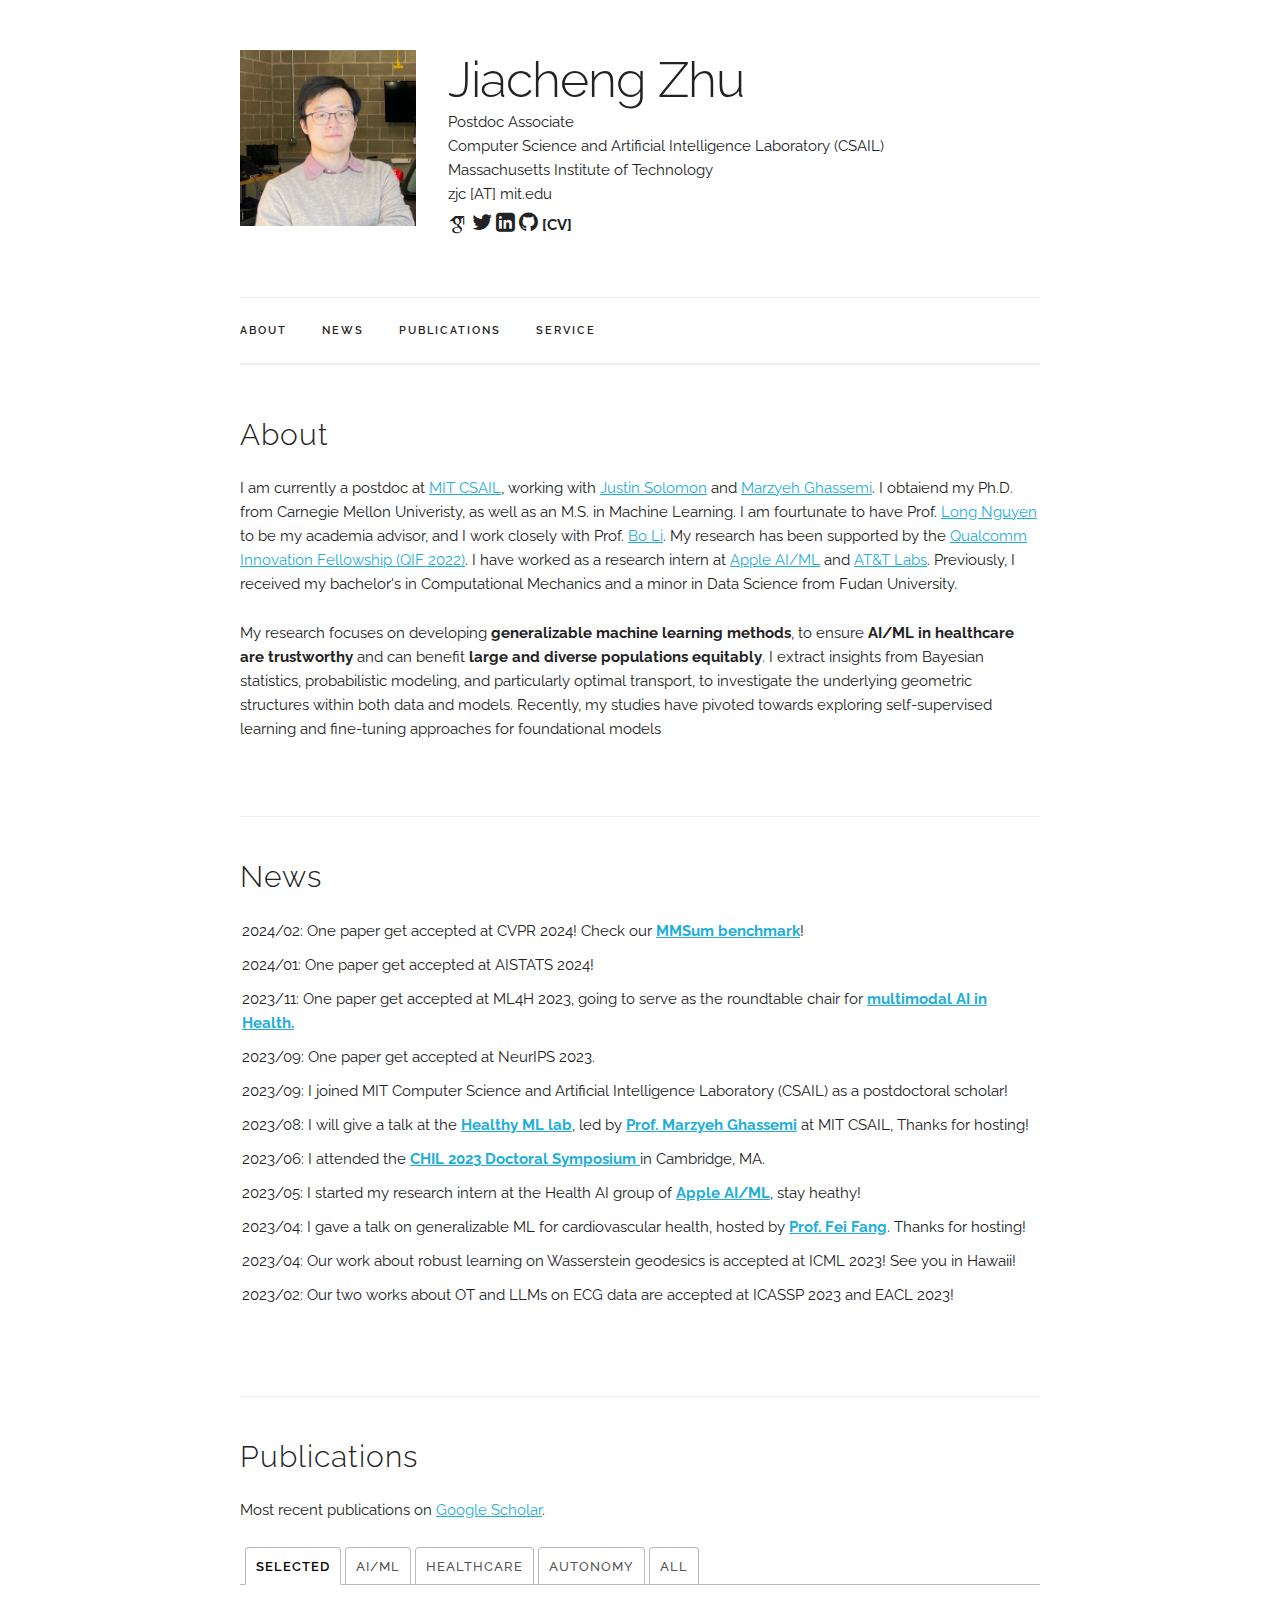
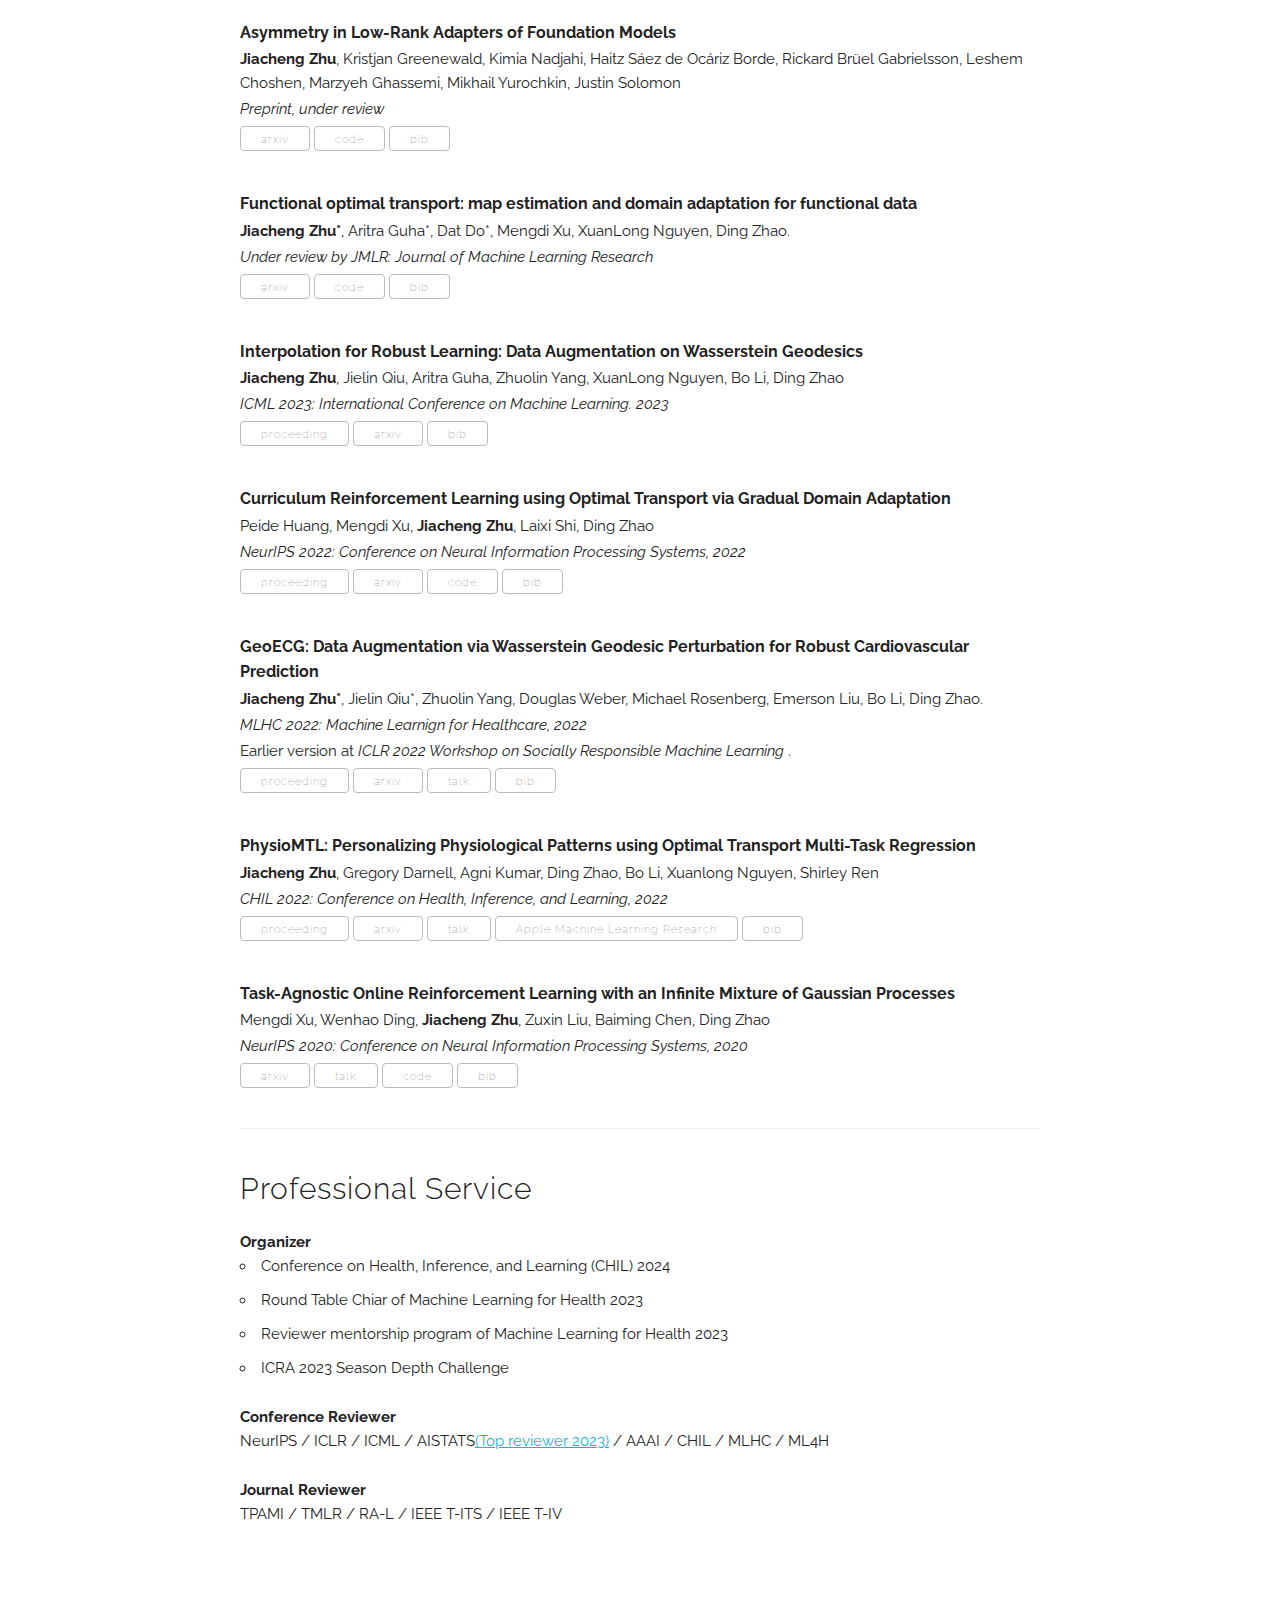
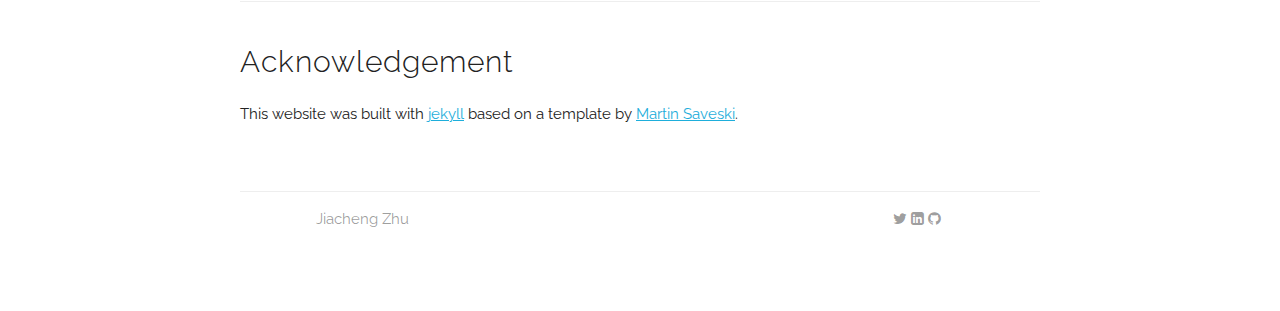
<file: index.html>
<!DOCTYPE html>
<html lang="en">
<head>

  <!-- Basic Page Needs
  –––––––––––––––––––––––––––––––––––––––––––––––––– -->
  <meta charset="utf-8">
  <title>Jiacheng Zhu | Home</title>
  <meta name="description" content="Homepage of Jiacheng Zhu">
  <meta name="author" content="Jiacheng Zhu">

  <!-- Mobile Specific Metas
  –––––––––––––––––––––––––––––––––––––––––––––––––– -->
  <meta name="viewport" content="width=device-width, initial-scale=1">

  <!-- FONT
  –––––––––––––––––––––––––––––––––––––––––––––––––– -->
  <link href='https://fonts.googleapis.com/css?family=Raleway:400,300,600' rel='stylesheet' type='text/css'>

  <!-- <meta charset="UTF-8">
  <meta name="viewport" content="width=device-width, initial-scale=1.0">
  <title>Your Title Here</title>
  <style>
      html {
        font-family: 'Times New Roman', Times, serif;
          font-size: 16px; /* Set a base font size */
      }

      body {
          font-family: 'Times New Roman', Times, serif;
          /* font-size: 1rem; /* Set default text size relative to the base size */
      }

      h1 {
        font-family: 'Times New Roman', Times, serif;
          font-size: 5rem; /* Set heading text size relative to the base size */
      }

      h4 {
        font-family: 'Times New Roman', Times, serif;
          /* font-size: 1.5rem; /* Set heading text size relative to the base size */
      }

      p {
        font-family: 'Times New Roman', Times, serif;
          font-size: 2rem; /* Set paragraph text size relative to the base size */
      }

      li {
        font-family: 'Times New Roman', Times, serif;
          /* font-size: 1rem; /* Set paragraph text size relative to the base size */
      }

      /* Add more CSS rules as needed */
  </style> -->


  <!-- CSS
  –––––––––––––––––––––––––––––––––––––––––––––––––– -->
  <link rel="stylesheet" href=/libs/external/skeleton/normalize.css>
  <link rel="stylesheet" href=/libs/external/skeleton/skeleton.css>
  <link rel="stylesheet" href=/libs/custom/my_css.css>

  <!-- JQuery
  –––––––––––––––––––––––––––––––––––––––––––––––––– -->
  <script src=/libs/external/jquery-3.1.1.min.js></script>

  <!-- Font-Awesome
  –––––––––––––––––––––––––––––––––––––––––––––––––– -->
  <link rel="stylesheet" href=/libs/external/font-awesome-4.7.0/css/font-awesome.min.css>

  <!-- Academic-Icons
  –––––––––––––––––––––––––––––––––––––––––––––––––– -->
  <link rel="stylesheet" href=/libs/external/academicons-1.8.6/css/academicons.min.css>


  <!-- Skeleton tabs
  –––––––––––––––––––––––––––––––––––––––––––––––––– -->
  <link rel="stylesheet" href=/libs/external/skeleton_tabs/skeleton-tabs.css>
  <script src=/libs/external/skeleton_tabs/skeleton-tabs.js></script>

  <!-- Timeline
  –––––––––––––––––––––––––––––––––––––––––––––––––– -->
  <link rel="stylesheet" href=/libs/external/timeline.css>

  <!-- Scripts
  –––––––––––––––––––––––––––––––––––––––––––––––––– -->
  <!--<link rel="stylesheet" href=/libs/external/github-prettify-theme.css>-->
  <script src=/libs/custom/my_js.js></script>

  <!-- Favicon
  –––––––––––––––––––––––––––––––––––––––––––––––––– -->
  <link rel="icon" type="image/png" href=/libs/icon.png>
  <link rel="shortcut icon" type="image/png" href=/libs/icon.png>

  <!-- Google Analytics -->
  
  <!-- Global site tag (gtag.js) - Google Analytics -->
<script async src="https://www.googletagmanager.com/gtag/js?id=G-7YM94T4RDX"></script>
<script>
  window.dataLayer = window.dataLayer || [];
  function gtag(){dataLayer.push(arguments);}
  gtag('js', new Date());

  gtag('config', 'G-7YM94T4RDX');
</script>

  

</head>
<body>

  <!-- Primary Page Layout
  –––––––––––––––––––––––––––––––––––––––––––––––––– -->
  <div class="container">

    <section class="header">
      <div class="row">
        <div class="three columns">
          <a href="/"><img title="Photo by: Hanjiang" class="u-max-full-width" src='/data/figures/jzhu4_22Q4_resized.jpeg'></a>
        </div>
        <div class="nine columns main-description">
            <h1>Jiacheng Zhu</h1>
            <p> Postdoc Associate</p>
            <p> Computer Science and Artificial Intelligence Laboratory (CSAIL)</p>
            <p> Massachusetts Institute of Technology </p>
            <p> zjc [AT] mit.edu</p>
            <p>
              <span onclick="window.open('https://scholar.google.com/citations?user=rKUnBPgAAAAJ')" style="cursor: pointer">
                <i class="ai ai-google-scholar ai-lg" aria-hidden="true"></i>
              </span>
              
              <span onclick="window.open('https://twitter.com/JiachengZhu_ML')" style="cursor: pointer">
                <i class="fa fa-twitter" aria-hidden="true"></i>
              </span>

              <span onclick="window.open('https://www.linkedin.com/in/jiacheng-zhu-56273886/')" style="cursor: pointer">
                <i class="fa fa-linkedin-square" aria-hidden="true"></i>
              </span>

              <span onclick="window.open('https://github.com/Jiacheng-Zhu-AIML')" style="cursor: pointer">
                <i class="fa fa-github" aria-hidden="true"></i>
              </span>
              
              <span onclick="window.open('data/files/CV_JiachengZhu_MIT_latest.pdf')" style="cursor: pointer; font-weight: bold;">
                [CV]
              </span>

            </p>
        </div>
      </div>
    </section>

    <div class="navbar-spacer"></div>
    <nav class="navbar">
      <div class="container">
        <ul class="navbar-list">
          <li class="navbar-item"><a class="navbar-link" href=/index.html#about>About</a></li>
          <!-- <li class="navbar-item"><a class="navbar-link" href=/index.html#bio>Bio</a></li> -->
          <li class="navbar-item"><a class="navbar-link" href=/index.html#news>News</a></li>
          <li class="navbar-item"><a class="navbar-link" href=/index.html#publications>Publications</a></li>
          <!-- <li class="navbar-item"><a class="navbar-link" href=/index.html#resume>Vita</a></li> -->
          <!-- <li class="navbar-item"><a class="navbar-link" href=/index.html#projects>Projects</a></li> -->
          <!-- <li class="navbar-item"><a class="navbar-link" href=/index.html#teaching>Teaching</a></li> -->
          <!-- <li class="navbar-item"><a class="navbar-link" href=/index.html#advising>Advising</a></li> -->
          <li class="navbar-item"><a class="navbar-link" href=/index.html#service>Service</a></li>
          <!-- <li class="navbar-item"><a class="navbar-link" href=/index.html#misc>Misc</a></li> -->
          <!-- <li class="navbar-item"><a class="navbar-link" href=/index.html#acknowledgement>Acknowledgement</a></li> -->
        </ul>
      </div>
    </nav>

    <script>
function unhide(divID) {
  console.log(divID)
  var item = document.getElementById(divID);
  console.log('hi')
  if (item){
    item.className=(item.className=='hidden')?'unhidden':'hidden';
  }
}
</script>

<!-- ========== ABOUT ========== -->

<div class="docs-section">
  <span class="anchor" id="about"></span>
  <h4>About</h4>

  <p>
  I am currently a postdoc at <a href="https://www.csail.mit.edu/" target="_blank" rel="noopener noreferrer">MIT CSAIL</a>, 
  working with <a href="https://people.csail.mit.edu/jsolomon/" target="_blank"> Justin Solomon</a> and <a href="  https://healthyml.org/marzyeh/" target="_blank"> Marzyeh Ghassemi</a>.
  I obtaiend my Ph.D. from Carnegie Mellon Univeristy, as well as an M.S. in Machine Learning. 
  I am fourtunate to have Prof. <a href="https://dept.stat.lsa.umich.edu/~xuanlong/" target="_blank">Long Nguyen</a> to be my academia advisor, 
  and I work closely with Prof. <a href="https://aisecure.github.io/" target="_blank">Bo Li</a>. 
  My research has been supported by the <a href="https://www.qualcomm.com/research/university-relations/innovation-fellowship/2022-north-america" target="_blank">Qualcomm Innovation Fellowship (QIF 2022)</a>.
  I have worked as a research intern at <a href="https://machinelearning.apple.com/" target="_blank">Apple AI/ML</a> and <a href="https://about.att.com/sites/labs" target="_blank">AT&T Labs</a>.
  Previously, I received my bachelor's in Computational Mechanics and a minor in Data Science from Fudan University.

 </p><p>
  
  My research focuses on developing <b>generalizable machine learning methods</b>, 
  to ensure  <b>AI/ML in healthcare are trustworthy</b> and can benefit <b>large and diverse populations equitably</b>.
  
  I extract insights from Bayesian statistics, probabilistic modeling, and particularly optimal transport, 
  to investigate the underlying geometric structures within both data and models. 
  Recently, my studies have pivoted towards exploring self-supervised learning and fine-tuning approaches for foundational models

  <!-- <UL style="margin:1px;padding:0px;">
    <li> Optimal transport distances in structured domains </li>
    <li> Principled and robust interpretable machine learning (for structured data, and beyond) </li>
  </UL> -->

  <!-- </p><p>
  My approach to the first of these goals draws on ideas from statistics, optimization, and applied mathematics, especially <a href="https://en.wikipedia.org/wiki/Transportation_theory_(mathematics)" target="_blank">optimal transport</a>, which I have used to develop methods to mitigate data scarcity by various types of geometric dataset manipulations: <a href="#InvarOT">alignment</a>, <a href="#OTDD">comparison</a>, <a href="#GWGAN">generation</a>, and <a href="#OTGF">transformation</a>.
  <a href="https://www.microsoft.com/en-us/research/video/directions-in-ml-automating-dataset-comparison-and-manipulation-with-optimal-transport/">This talk</a> provides a high-level overview of this part of my work.
  </p><p> -->
  <!-- As for trustworthy machine learning, I have worked on methods for explaining predictions of <a href="#interpseq">black box models</a>, showed their <a href="#Robust-interpret">lack of robustness</a>, proposed methods to <a href="#SENN">robustify them</a>, and sought inspiration in the social sciences to make them <a href="WOE-HCML">human-centered</a>.
  </p><p> -->
  
  <!-- </p><p> -->

  </p>
</div>

<!-- ========== BIO ========== -->
<!-- <span class="anchor" id="bio"></span>
<div class="docs-section">
  <h4>Bio</h4>
  <p> I obtained a PhD in computer science from MIT, where I worked at <a href="https://www.csail.mit.edu/">CSAIL</a>  on
    various topics in machine learning 

  <p> During my PhD, I interned twice at Microsoft Research (once at the Redmond Lab, once at the New York Lab), during which I was fortunate to 
    collaborate with a stellar group of mentors: Scott Yih, Ming-Wei Chang, Kristina Toutanova, Chris Meek, Hanna Wallach, 
    Jenn Wortman Vaughan and Hal Daumé III. </p>

</div> -->

<!-- ========== NEWS ========== -->

<span class="anchor" id="news"></span>
<div class="docs-section">
  <h4>News</h4>
  <!-- <p> Scroll for older news </p> -->
  <UL style="list-style-type: none; padding: 2px; overflow-y: scroll; height:400px;">
    <li> 2024/02: One paper get accepted at CVPR 2024! Check our <a href="https://github.com/Jason-Qiu/MMSum_model"><strong>MMSum benchmark</strong></a>! </li> 
    <li> 2024/01: One paper get accepted at AISTATS 2024! </li> 
    <li> 2023/11: One paper get accepted at ML4H 2023, going to serve as the roundtable chair for <a href="https://ml4h.cc/2023/research_roundtables.html"><strong>multimodal AI in Health.</strong></a> </li> 
    <li> 2023/09: One paper get accepted at NeurIPS 2023. </li> 
    <li> 2023/09: I joined MIT Computer Science and Artificial Intelligence Laboratory (CSAIL) as a postdoctoral scholar! </li> 
    <li> 2023/08: I will give a talk at the <a href="https://healthyml.org/"><strong>Healthy ML lab</strong></a>, led by <a href="https://healthyml.org/marzyeh/"><strong>Prof. Marzyeh Ghassemi</strong></a> at MIT CSAIL, Thanks for hosting! </li> 
    <li> 2023/06: I attended the <a href="https://www.chilconference.org/index.html"><strong>CHIL 2023 Doctoral Symposium </strong></a>in Cambridge, MA. </li>
    <li> 2023/05: I started my research intern at the Health AI group of <a href="https://machinelearning.apple.com/"><strong>Apple AI/ML</strong></a>, stay heathy! </li> 
    <li> 2023/04: I gave a talk on generalizable ML for cardiovascular health, hosted by <a href="https://feifang.info/"><strong>Prof. Fei Fang</strong></a>. Thanks for hosting! </li>  
    <li> 2023/04: Our work about robust learning on Wasserstein geodesics is accepted at ICML 2023! See you in Hawaii! </li>  
    <li> 2023/02: Our two works about OT and LLMs on ECG data are accepted at ICASSP 2023 and EACL 2023! </li>
    <li> 2023/02: Our work about OT on imbalanced ECG data is accepted at ICASSP 2023! </li>
    <li> 2023/02: Among one of the 10% top reviewers for AISTATS 2023! </li>
    <!-- <li> 2023/01: Our work about bridging ECG and NLP LLMs is accepted at EACL 2023! </li> -->
    <li> 2022/09: Our work, <a href="https://jiachengzhuml.github.io/"><strong>"Curriculum Reinforcement Learning using Optimal Transport via Gradual Domain Adaptation"</strong></a> is accepted by NeurIPS 2022! Thanks to all wonderful contributors!</li>
    <li> 2022/08:  I'm selected to be a recipient of <a href="https://www.qualcomm.com/research/university-relations/innovation/fellowship/2022-north-america"><strong>2022 Qualcomm Innovation Fellowship</strong></a>!</li>
    <li> 2022/06: I started my summer intern at the Statistics Research at <a href="https://about.att.com/sites/labs"><strong>AT&T Labs</strong></a>, stay connected!  </li>
    <li> 2022/04: Our work, <a href="https://arxiv.org/abs/2208.01220"><strong>"GeoECG: Data Augmentation via Wasserstein Geodesic Perturbation for Robust Electrocardiogram Prediction"</strong></a> is accepted by MLHC 2022! Thanks to all the awesome contributors!</li>
    <li> 2022/03: Our recent work, <a href="https://machinelearning.apple.com/research/physiomtl"><strong>"PhysioMTL: Personalizing Physiological Patterns using Optimal Transport Multi-Task Regression"</strong></a> collaborated with Apple AI/ML, is accepted by CHIL 2022! Thanks to all the awesome contributors!</li>
    <!-- <li> 2022/02: We are organizing the <a href="http://seasondepth-challenge.org/index/"><strong>Season Depth Challenge</strong></a> on ICRA 2022 and IROS 2022.</li> -->
    <!-- <li> 2022/01: One paper get accepted by AAAI 2022 <a href="https://ot-sdm.github.io/"><strong>workshop on Optimal Transport and Structured Data </strong></a> as spotlight.</li> -->
    <li> 2021/07: I gave a talk on Functional Optimal Transport at UIUC Secure Learning Lab, hosted by <a href="https://aisecure.github.io/"><strong>Prof. Bo Li</strong></a>.</li>
    <li> 2021/05: I started my summer intern at the Health AI group of <a href="https://machinelearning.apple.com/"><strong>Apple AI/ML</strong></a>, stay heathy!  </li> 
    <li> 2021/02: One paper get accepted by ICRA 2021</li>
    <li> 2020/09: One paper get accepted by Neural Information Processing Systems (NeurIPS) 2020.</li>

    
  </UL>
</div>

<!-- ============================================================ -->
<!-- ====================== PUBLICATIONS =================== -->
<!-- ============================================================ -->

<span class="anchor" id="publications"></span>

<div class="docs-section">
  <h4>Publications</h4>

  <p>Most recent publications on <a href="https://scholar.google.com/citations?user=rKUnBPgAAAAJ" target="_blank">Google Scholar</a>.</p>

  <ul class="tab-nav">
    
      
      <li><div class="button active" data-ref="#papers-selected" font-size: 10px>Selected</div></li>
    
      
      <!-- <li><div class="button" data-ref="#papers-preprint" font-size: 10px>Preprints</div></li> -->
    
      
      <li><div class="button" data-ref="#papers-aiml" font-size: 10px> AI/ML</div></li>

      
      <li><div class="button" data-ref="#papers-healthcare" font-size: 10px> healthcare</div></li>
      

      <li><div class="button" data-ref="#papers-autonomy" font-size: 10px>autonomy</div></li>
    

      <li><div class="button" data-ref="#papers-all" font-size: 10px>All</div></li>

      <!-- TODO: Change the papers-selected to "button active" after editing -->
  </ul>


  <div class="tab-content">

    
      <!-- TODO: Change the papers-selected to "button active" after editing -->
      <div class="tab-pane active" id="papers-selected">

            <!-- paper in category filter -->

            <!-- paper in category filter -->

            <!-- paper in category filter -->
            
          
            <span class="anchor" id="lora"></span>
            <div class="paper">
              <p class="title"><b>Asymmetry in Low-Rank Adapters of Foundation Models</b></p>
              <p><b>Jiacheng Zhu</b>, Kristjan Greenewald, Kimia Nadjahi, Haitz Sáez de Ocáriz Borde, Rickard Brüel Gabrielsson, Leshem Choshen, Marzyeh Ghassemi, Mikhail Yurochkin, Justin Solomon </p>
              <p><i>Preprint, under review</i></p>

              <!-- This causes the bug where papers appear repeated when selecting all. TODO why?-->
              

              <div class="paper-buttons">
                
                      <!-- External URLS -->
                      
                      <!-- <a class="button" href="https://openreview.net/forum?id=_cFdPHRLuJ" target="_blank">proceeding</a>     -->

                   <!-- paper has attrib filter -->
                
                      <a class="button" href="https://arxiv.org/abs/2402.16842" target="_blank">arxiv</a>
                    
                      <!-- paper has attrib filter -->
                
                      <a class="button" href="https://github.com/Jiacheng-Zhu-AIML/AsymmetryLoRA" target="_blank">code</a>

                   <!-- paper has attrib filter -->

                    
                      <a class="button" href="javascript:unhide('bib_selected_lora');">bib</a>
                    

                   <!-- paper has attrib filter -->
                 <!-- over attribs -->
              </div>

              <!-- Additional hidden containers that should appear after buttons -->
              
                <div id="bib_selected_lora" class="hidden">
                  <pre> 
                    @article{zhu2024asymmetry,
                      title={Asymmetry in Low-Rank Adapters of Foundation Models}, 
                      author={Jiacheng Zhu and Kristjan Greenewald and Kimia Nadjahi and Haitz Sáez de Ocáriz Borde and Rickard Brüel Gabrielsson and Leshem Choshen and Marzyeh Ghassemi and Mikhail Yurochkin and Justin Solomon},
                      year={2024},
                }
                    </pre>
                </div>
              
            </div>
           <!-- paper in category filter -->

           <!-- paper in category filter -->

            <span class="anchor" id="FOT"></span>
            <div class="paper">
              <p class="title"><b>Functional optimal transport: map estimation and domain adaptation for functional data</b></p>
              <p><b>Jiacheng Zhu*</b>, Aritra Guha*, Dat Do*, Mengdi Xu, XuanLong Nguyen, Ding Zhao.</p>
              <p><i>Under review by JMLR: Journal of Machine Learning Research </i></p>

              <!-- This causes the bug where papers appear repeated when selecting all. TODO why?-->
              
              <div class="paper-buttons">
                
                <!-- paper has attrib filter -->
             
                   <a class="button" href="https://arxiv.org/abs/2102.03895" target="_blank">arxiv</a>
                
                <!-- paper has attrib filter -->
             
                   <a class="button" href="https://github.com/Jiacheng-Zhu-AIML/FOT" target="_blank">code</a>
                 

                <!-- paper has attrib filter -->         

                 
                   <a class="button" href="javascript:unhide('bib_selected_FOT');">bib</a>
                 

                <!-- paper has attrib filter -->
              <!-- over attribs -->
           </div>

           <!-- Additional hidden containers that should appear after buttons -->
           
             <div id="bib_selected_FOT" class="hidden">
               <pre> 
                 @misc{zhu2021functional,
                     title={Functional optimal transport: map estimation and domain adaptation for functional data},
                     author={Jiacheng Zhu and Aritra Guha and Dat Do and Mengdi Xu and XuanLong Nguyen and Ding Zhao},
                     year={2021},
                     eprint={2102.03895},
                     archivePrefix={arXiv},
                     primaryClass={stat.ML}
                 }
                 </pre>
             </div>
              
            </div>
          
          <!-- paper in category filter -->

           <!-- paper in category filter -->


            <span class="anchor" id="Geodesic"></span>
            <div class="paper">
              <p class="title"><b>Interpolation for Robust Learning: Data Augmentation on Wasserstein Geodesics</b></p>
              <p><b>Jiacheng Zhu</b>, Jielin Qiu, Aritra Guha, Zhuolin Yang, XuanLong Nguyen, Bo Li, Ding Zhao</p>
              <p><i>ICML 2023: International Conference on Machine Learning. 2023</i></p>

              <!-- This causes the bug where papers appear repeated when selecting all. TODO why?-->
              
              <div class="paper-buttons">
                
                        
                <!-- External URLS -->
              
                <a class="button" href="https://proceedings.mlr.press/v202/zhu23i.html" target="_blank">proceeding</a>
              

             <!-- paper has attrib filter -->
          
              
                <a class="button" href="https://arxiv.org/abs/2302.02092" target="_blank">arxiv</a>
              

             <!-- paper has attrib filter -->         

              
                <a class="button" href="javascript:unhide('bib_selected_Geodesic');">bib</a>
              

             <!-- paper has attrib filter -->
           <!-- over attribs -->
        </div>

        <!-- Additional hidden containers that should appear after buttons -->
        
          <div id="bib_selected_Geodesic" class="hidden">
            <pre> 
              @InProceedings{pmlr-v202-zhu23i,
                  title = 	 {Interpolation for Robust Learning: Data Augmentation on {W}asserstein Geodesics},
                  author =       {Zhu, Jiacheng and Qiu, Jielin and Guha, Aritra and Yang, Zhuolin and Nguyen, Xuanlong and Li, Bo and Zhao, Ding},
                  booktitle = 	 {Proceedings of the 40th International Conference on Machine Learning},
                  pages = 	 {43129--43157},
                  year = 	 {2023},
                  editor = 	 {Krause, Andreas and Brunskill, Emma and Cho, Kyunghyun and Engelhardt, Barbara and Sabato, Sivan and Scarlett, Jonathan},
                  volume = 	 {202},
                  series = 	 {Proceedings of Machine Learning Research},
                  month = 	 {23--29 Jul},
                  publisher =    {PMLR},
                  pdf = 	 {https://proceedings.mlr.press/v202/zhu23i/zhu23i.pdf},
                  url = 	 {https://proceedings.mlr.press/v202/zhu23i.html},
                  abstract = 	 {We propose to study and promote the robustness of a model as per its performance on a continuous geodesic interpolation of subpopulations, e.g., a class of samples in a classification problem. Specifically, (1) we augment the data by finding the worst-case Wasserstein barycenter on the geodesic connecting subpopulation distributions. (2) we regularize the model for smoother performance on the continuous geodesic path connecting subpopulation distributions. (3) Additionally, we provide a theoretical guarantee of robustness improvement and investigate how the geodesic location and the sample size contribute, respectively. Experimental validations of the proposed strategy on four datasets including CIFAR-100 and ImageNet, establish the efficacy of our method, e.g., our method improves the baselines’ certifiable robustness on CIFAR10 upto 7.7%, with 16.8% on empirical robustness on CIFAR-100. Our work provides a new perspective of model robustness through the lens of Wasserstein geodesic-based interpolation with a practical off-the-shelf strategy that can be combined with existing robust training methods.}
              }  
              </pre>
          </div>
              
              
            </div>

           <!-- paper in category filter -->

           <!-- paper in category filter -->
            
          
            <span class="anchor" id="gradient"></span>
            <div class="paper">
              <p class="title"><b>Curriculum Reinforcement Learning using Optimal Transport via Gradual Domain Adaptation</b></p>
              <p>Peide Huang, Mengdi Xu, <b>Jiacheng Zhu</b>, Laixi Shi, Ding Zhao</p>
              <p><i>NeurIPS 2022: Conference on Neural Information Processing Systems, 2022</i></p>

              <!-- This causes the bug where papers appear repeated when selecting all. TODO why?-->
              

              <div class="paper-buttons">
                
                
                      <!-- External URLS -->
                      
                      <a class="button" href="https://openreview.net/forum?id=_cFdPHRLuJ" target="_blank">proceeding</a>    

                   <!-- paper has attrib filter -->
                
                      <a class="button" href="https://arxiv.org/abs/2210.10195" target="_blank">arxiv</a>
                    
                      <!-- paper has attrib filter -->
                
                      <a class="button" href="https://github.com/PeideHuang/gradient" target="_blank">code</a>

                   <!-- paper has attrib filter -->

                    
                      <a class="button" href="javascript:unhide('bib_selected_gradient');">bib</a>
                    

                   <!-- paper has attrib filter -->
                 <!-- over attribs -->
              </div>

              <!-- Additional hidden containers that should appear after buttons -->
              
              
              
                <div id="bib_selected_gradient" class="hidden">
                  <pre> 
                    @inproceedings{
                        huang2022curriculum,
                        title={Curriculum Reinforcement Learning using Optimal Transport via Gradual Domain Adaptation},
                        author={Peide Huang and Mengdi Xu and Jiacheng Zhu and Laixi Shi and Fei Fang and Ding Zhao},
                        booktitle={Advances in Neural Information Processing Systems},
                        editor={Alice H. Oh and Alekh Agarwal and Danielle Belgrave and Kyunghyun Cho},
                        year={2022},
                        url={https://openreview.net/forum?id=_cFdPHRLuJ}
                        }
                    </pre>
                </div>
              
            </div>
           <!-- paper in category filter -->
        

           <!-- paper in category filter -->
        

           <!-- paper in category filter -->
        

          
            <span class="anchor" id="GeoECG"></span>
            <div class="paper">
              <p class="title"><b>GeoECG: Data Augmentation via Wasserstein Geodesic Perturbation for Robust Cardiovascular Prediction</b></p>
              <p><b>Jiacheng Zhu*</b>, Jielin Qiu*, Zhuolin Yang, Douglas Weber, Michael Rosenberg, Emerson Liu, Bo Li, Ding Zhao.</p>
              <p><i>MLHC 2022: Machine Learnign for Healthcare, 2022</i></p>

              <!-- This causes the bug where papers appear repeated when selecting all. TODO why?-->
              <p>Earlier version at <i> ICLR 2022 Workshop on Socially Responsible Machine Learning </i>.</p>

              <div class="paper-buttons">
                
                        
                      <!-- External URLS -->
                          
                      <a class="button" href="https://proceedings.mlr.press/v182/zhu22a.html" target="_blank">proceeding</a>
                    

                   <!-- paper has attrib filter -->
                
                      <a class="button" href="https://arxiv.org/abs/2208.01220" target="_blank">arxiv</a>
                    

                   <!-- paper has attrib filter -->
                
                   <!-- paper has attrib filter -->
                
                      <!-- External URLS -->
                
                      <a class="button" href="https://www.youtube.com/watch?v=690wrYwJD1I" target="_blank">talk</a>
                    

                   <!-- paper has attrib filter -->
                
                   <!-- paper has attrib filter -->
                   <a class="button" href="javascript:unhide('bib_selected_GeoECG');">bib</a>
                
                 <!-- over attribs -->
              </div>

              <!-- Additional hidden containers that should appear after buttons -->
              <div id="bib_selected_GeoECG" class="hidden">
                <pre> 
                    @InProceedings{pmlr-v182-zhu22a,
                        title = 	 {GeoECG: Data Augmentation via Wasserstein Geodesic Perturbation for Robust Electrocardiogram Prediction},
                        author =       {Zhu, Jiacheng and Qiu, Jielin and Yang, Zhuolin and Weber, Douglas and Rosenberg, Michael A. and Liu, Emerson and Li, Bo and Zhao, Ding},
                        booktitle = 	 {Proceedings of the 7th Machine Learning for Healthcare Conference},
                        pages = 	 {172--197},
                        year = 	 {2022},
                        editor = 	 {Lipton, Zachary and Ranganath, Rajesh and Sendak, Mark and Sjoding, Michael and Yeung, Serena},
                        volume = 	 {182},
                        series = 	 {Proceedings of Machine Learning Research},
                        month = 	 {05--06 Aug},
                        publisher =    {PMLR},
                        pdf = 	 {https://proceedings.mlr.press/v182/zhu22a/zhu22a.pdf},
                        url = 	 {https://proceedings.mlr.press/v182/zhu22a.html},
                        abstract = 	 {There has been an increased interest in applying deep neural networks to automatically interpret and analyze the 12-lead electrocardiogram (ECG). The current paradigms with machine learning methods are often limited by the amount of labeled data. This phenomenon is particularly problematic for clinically-relevant data, where labeling at scale can be time-consuming and costly in terms of the specialized expertise and human effort required. Moreover, deep learning classifiers may be vulnerable to adversarial examples and perturbations, which could have catastrophic consequences, for example, when applied in the context of medical treatment, clinical trials, or insurance claims. In this paper, we propose a physiologically-inspired data augmentation method to improve performance and increase the robustness of heart disease detection based on ECG signals. We obtain augmented samples by perturbing the data distribution towards other classes along the geodesic in Wasserstein space. To better utilize domain-specific knowledge, we design a ground metric that recognizes the difference between ECG signals based on physiologically determined features. Learning from 12-lead ECG signals, our model is able to distinguish five categories of cardiac conditions. Our results demonstrate improvements in accuracy and robustness, reflecting the effectiveness of our data augmentation method.}
                    }
                  </pre>
              </div>

              
            </div>
           <!-- paper in category filter -->
 
            <span class="anchor" id="PhysioMTL"></span>
            <div class="paper">
              <p class="title"><b>PhysioMTL: Personalizing Physiological Patterns using Optimal Transport Multi-Task Regression</b></p>
              <p><b>Jiacheng Zhu</b>, Gregory Darnell, Agni Kumar, Ding Zhao, Bo Li, Xuanlong Nguyen, Shirley Ren </p>
              <p><i>CHIL 2022: Conference on Health, Inference, and Learning, 2022</i></p>

              <!-- This causes the bug where papers appear repeated when selecting all. TODO why?-->
              

              <div class="paper-buttons">
                

                      <!-- External URLS -->
                      

                      <a class="button" href="https://proceedings.mlr.press/v174/zhu22a" target="_blank">proceeding</a>
                    

                   <!-- paper has attrib filter -->
                
                      <a class="button" href="https://arxiv.org/abs/2203.12595" target="_blank">arxiv</a>
                    
                   <!-- paper has attrib filter -->
                
                   <!-- paper has attrib filter -->
                    
                      <!-- <a class="button" href="https://slideslive.com/38979164/physiomtl-personalizing-physiological-patterns-using-optimal-transport-multitask-regression?ref=speaker-23217" target="_blank">talk</a> -->
                      <a class="button" href="javascript:unhide('talk_selected_PhysioMTL');">talk</a>

                   <!-- paper has attrib filter -->
                   <a class="button" href="https://machinelearning.apple.com/research/physiomtl" target="_blank"> Apple Machine Learning Research</a>
                
                   <!-- paper has attrib filter -->
                   <a class="button" href="javascript:unhide('bib_selected_PhysioMTL');">bib</a>
                
                   <!-- paper has attrib filter -->
                 <!-- over attribs -->
              </div>

              <!-- Additional hidden containers that should appear after buttons -->

              <div id="talk_selected_PhysioMTL" class="hidden"></div>
              <script src='https://slideslive.com/embed_presentation.js'></script>
              <script>
                  embed = new SlidesLiveEmbed("talk_selected_PhysioMTL", {
                      presentationId: 38979164,
                      autoPlay: false, // change to true to autoplay the embedded presentation
                      verticalEnabled: true
                  });
              </script>

              <div id="bib_selected_PhysioMTL" class="hidden">
                <pre> 
                    @InProceedings{pmlr-v174-zhu22a,
                        title = 	 {PhysioMTL: Personalizing Physiological Patterns using Optimal Transport Multi-Task Regression},
                        author =       {Zhu, Jiacheng and Darnell, Gregory and Kumar, Agni and Zhao, Ding and Li, Bo and Nguyen, Xuanlong and Ren, Shirley You},
                        booktitle = 	 {Proceedings of the Conference on Health, Inference, and Learning},
                        pages = 	 {354--374},
                        year = 	 {2022},
                        editor = 	 {Flores, Gerardo and Chen, George H and Pollard, Tom and Ho, Joyce C and Naumann, Tristan},
                        volume = 	 {174},
                        series = 	 {Proceedings of Machine Learning Research},
                        month = 	 {07--08 Apr},
                        publisher =    {PMLR},
                        pdf = 	 {https://proceedings.mlr.press/v174/zhu22a/zhu22a.pdf},
                        url = 	 {https://proceedings.mlr.press/v174/zhu22a.html},
                        abstract = 	 {Heart rate variability (HRV) is a practical and noninvasive measure of autonomic nervous system activity, which plays an essential role in cardiovascular health. However, using HRV to assess physiology status is challenging. Even in clinical settings, HRV is sensitive to acute stressors such as physical activity, mental stress, hydration, alcohol, and sleep. Wearable devices provide convenient HRV measurements, but the irregularity of measurements and uncaptured stressors can bias conventional analytical methods. To better interpret HRV measurements for downstream healthcare applications, we learn a personalized diurnal rhythm as an accurate physiological indicator for each individual. We develop Physiological Multitask-Learning (PhysioMTL) by harnessing Optimal Transport theory within a Multitask-learning (MTL) framework. The proposed method learns an individual-specific predictive model from heterogeneous observations, and enables estimation of an optimal transport map that yields a push forward operation onto the demographic features for each task. Our model outperforms competing MTL methodologies on unobserved predictive tasks for synthetic and two real-world datasets. Specifically, our method provides remarkable prediction results on unseen held-out subjects given only $20%$ of the subjects in real-world observational studies. Furthermore, our model enables a counterfactual engine that generates the effect of acute stressors and chronic conditions on HRV rhythms.}
                    }
                  </pre>
              </div>
              
              
              
            </div>
           <!-- paper in category filter -->
        

          
            <span class="anchor" id="DPGP"></span>
            <div class="paper">
              <p class="title"><b>Task-Agnostic Online Reinforcement Learning with an Infinite Mixture of Gaussian Processes</b></p>
              <p>Mengdi Xu, Wenhao Ding, <b>Jiacheng Zhu</b>, Zuxin Liu, Baiming Chen, Ding Zhao</p>
              <p><i>NeurIPS 2020: Conference on Neural Information Processing Systems, 2020</i></p>

              <!-- This causes the bug where papers appear repeated when selecting all. TODO why?-->
              

              <div class="paper-buttons">
                
                      <!-- External URLS -->
 
                      <a class="button" href="https://arxiv.org/abs/2002.02923" target="_blank">arxiv</a>
                    

                   <!-- paper has attrib filter -->
        
                    
                      <a class="button" href="javascript:unhide('talk_selected_DPGP');">talk</a>
                    

                   <!-- paper has attrib filter -->
                 
                      <a class="button" href="https://github.com/mxu34/mbrl-gpmm" target="_blank">code</a>
                    

                   <!-- paper has attrib filter -->
                
                  

                   <!-- paper has attrib filter -->
                
                      <a class="button" href="javascript:unhide('bib_selected_DPGP');">bib</a>
                    

                   <!-- paper has attrib filter -->
                 <!-- over attribs -->
              </div>

              <!-- Additional hidden containers that should appear after buttons -->
              
                
                  <!-- New: Slides Live Embedded Approach -->
                  <div id="talk_selected_DPGP" class="hidden"></div>
                  <script src='https://slideslive.com/embed_presentation.js'></script>
                  <script>
                      embed = new SlidesLiveEmbed("talk_selected_DPGP", {
                          presentationId: 38937113,
                          autoPlay: false, // change to true to autoplay the embedded presentation
                          verticalEnabled: true
                      });
                  </script>
                

              
              
                <!-- <div id="press_selected_OTDD" class="hidden">
                  <UL style="list-style-type: none; padding: 2px;">
                    
                      <li> MSR Blog: <a href="https://www.microsoft.com/en-us/research/blog/measuring-dataset-similarity-using-optimal-transport/" target="_blank">Measuring dataset similarity using optimal transport</a>.</li>
                    
                  </UL>
                </div> -->
              
              
                <div id="bib_selected_DPGP" class="hidden">
                  <pre> 
                    @article{xu2020task,
                        title={Task-agnostic online reinforcement learning with an infinite mixture of gaussian processes},
                        author={Xu, Mengdi and Ding, Wenhao and Zhu, Jiacheng and Liu, Zuxin and Chen, Baiming and Zhao, Ding},
                        journal={Advances in Neural Information Processing Systems},
                        volume={33},
                        pages={6429--6440},
                        year={2020}
                      }
                    </pre>
                </div>
              
            </div>
           <!-- paper in category filter -->
        
           <!-- paper in category filter -->
        
           <!-- paper in category filter -->
         <!-- over papers -->
      </div>
    
      
      
      
      <div class="tab-pane" id="papers-aiml">
        
           <!-- paper in category filter -->

           <!-- paper in category filter -->
            
          
           <span class="anchor" id="lora"></span>
           <div class="paper">
             <p class="title"><b>Asymmetry in Low-Rank Adapters of Foundation Models</b></p>
             <p><b>Jiacheng Zhu</b>, Kristjan Greenewald, Kimia Nadjahi, Haitz Sáez de Ocáriz Borde, Rickard Brüel Gabrielsson, Leshem Choshen, Marzyeh Ghassemi, Mikhail Yurochkin, Justin Solomon </p>
             <p><i>Preprint, under review</i></p>

             <!-- This causes the bug where papers appear repeated when selecting all. TODO why?-->
             

             <div class="paper-buttons">
               
                     <!-- External URLS -->
                     
                     <!-- <a class="button" href="https://openreview.net/forum?id=_cFdPHRLuJ" target="_blank">proceeding</a>     -->

                  <!-- paper has attrib filter -->
               
                     <a class="button" href="https://arxiv.org/abs/2402.16842" target="_blank">arxiv</a>
                   
                     <!-- paper has attrib filter -->
               
                     <a class="button" href="https://github.com/Jiacheng-Zhu-AIML/AsymmetryLoRA" target="_blank">code</a>

                  <!-- paper has attrib filter -->

                   
                     <a class="button" href="javascript:unhide('bib_aiml_lora');">bib</a>
                   

                  <!-- paper has attrib filter -->
                <!-- over attribs -->
             </div>

             <!-- Additional hidden containers that should appear after buttons -->
             
               <div id="bib_aiml_lora" class="hidden">
                 <pre> 
                   @article{zhu2024asymmetry,
                     title={Asymmetry in Low-Rank Adapters of Foundation Models}, 
                     author={Jiacheng Zhu and Kristjan Greenewald and Kimia Nadjahi and Haitz Sáez de Ocáriz Borde and Rickard Brüel Gabrielsson and Leshem Choshen and Marzyeh Ghassemi and Mikhail Yurochkin and Justin Solomon},
                     year={2024},
               }
                   </pre>
               </div>
             
           </div>
          <!-- paper in category filter -->

           <span class="anchor" id="FOT"></span>
            <div class="paper">
              <p class="title"><b>Functional optimal transport: map estimation and domain adaptation for functional data</b></p>
              <p><b>Jiacheng Zhu*</b>, Aritra Guha*, Dat Do*, Mengdi Xu, XuanLong Nguyen, Ding Zhao.</p>
              <p><i>Under review by JMLR: Journal of Machine Learning Research </i></p>

              <!-- This causes the bug where papers appear repeated when selecting all. TODO why?-->
              
              <div class="paper-buttons">
                
                <!-- paper has attrib filter -->
             
                   <a class="button" href="https://arxiv.org/abs/2102.03895" target="_blank">arxiv</a>
                
                <!-- paper has attrib filter -->
             
                   <a class="button" href="https://github.com/Jiacheng-Zhu-AIML/FOT" target="_blank">code</a>
                 

                <!-- paper has attrib filter -->         

                 
                   <a class="button" href="javascript:unhide('bib_aiml_FOT');">bib</a>
                 

                <!-- paper has attrib filter -->
              <!-- over attribs -->
           </div>

           <!-- Additional hidden containers that should appear after buttons -->
           
             <div id="bib_aiml_FOT" class="hidden">
               <pre> 
                 @misc{zhu2021functional,
                     title={Functional optimal transport: map estimation and domain adaptation for functional data},
                     author={Jiacheng Zhu and Aritra Guha and Dat Do and Mengdi Xu and XuanLong Nguyen and Ding Zhao},
                     year={2021},
                     eprint={2102.03895},
                     archivePrefix={arXiv},
                     primaryClass={stat.ML}
                 }
                 </pre>
             </div>
              
            </div>
            <!-- paper in category filter -->

            <!-- paper in category filter -->

            <span class="anchor" id="ECGNLP"></span>
            <div class="paper">
              <p class="title"><b>Automated Cardiovascular Record Retrieval by Multimodal Learning between Electrocardiogram and Clinical Report</b></p>
              <p>Jielin Qiu*, <b>Jiacheng Zhu*</b>, Shiqi Liu, William Han, Jingqi Zhang, Chaojing Duan, Michael A. Rosenberg, Emerson Liu, Douglas Weber, Ding Zhao.</p>
              <p><i>ML4H 2023: Machine Learnign for Health, 2023</i></p>

              <!-- This causes the bug where papers appear repeated when selecting all. TODO why?-->

              <div class="paper-buttons">
                
                        
                      <!-- External URLS -->
                          
                      <a class="button" href="https://proceedings.mlr.press/v225/qiu23a.html" target="_blank">proceeding</a>
                    

                   <!-- paper has attrib filter -->
                
                      <a class="button" href="https://arxiv.org/abs/2208.01220" target="_blank">arxiv</a>
                    

                   <!-- paper has attrib filter -->
                
                   <!-- paper has attrib filter -->
                
                   <!-- paper has attrib filter -->
                   <a class="button" href="javascript:unhide('bib_aiml_ECGNLP');">bib</a>
                
                 <!-- over attribs -->
              </div>

              <!-- Additional hidden containers that should appear after buttons -->
              <div id="bib_aiml_ECGNLP" class="hidden">
                <pre> 
                    @InProceedings{pmlr-v225-qiu23a,
                      title = 	 {Automated Cardiovascular Record Retrieval by Multimodal Learning between Electrocardiogram and Clinical Report},
                      author =       {Qiu, Jielin and Zhu, Jiacheng and Liu, Shiqi and Han, William and Zhang, Jingqi and Duan, Chaojing and Rosenberg, Michael A. and Liu, Emerson and Weber, Douglas and Zhao, Ding},
                      booktitle = 	 {Proceedings of the 3rd Machine Learning for Health Symposium},
                      pages = 	 {480--497},
                      year = 	 {2023},
                      editor = 	 {Hegselmann, Stefan and Parziale, Antonio and Shanmugam, Divya and Tang, Shengpu and Asiedu, Mercy Nyamewaa and Chang, Serina and Hartvigsen, Tom and Singh, Harvineet},
                      volume = 	 {225},
                      series = 	 {Proceedings of Machine Learning Research},
                      month = 	 {10 Dec},
                      publisher =    {PMLR},
                      pdf = 	 {https://proceedings.mlr.press/v225/qiu23a/qiu23a.pdf},
                      url = 	 {https://proceedings.mlr.press/v225/qiu23a.html},
                      abstract = 	 {Automated interpretation of electrocardiograms (ECG) has garnered significant attention with the advancements in machine learning methodologies. Despite the growing interest, most current studies focus solely on classification or regression tasks which overlook a crucial aspect of clinical cardio-disease diagnosis: the diagnostic report generated by experienced human clinicians. In this paper, we introduce a novel approach to ECG interpretation, leveraging recent breakthroughs in Large Language Models (LLMs) and Vision-Transformer (ViT) models. Rather than treating ECG diagnosis as a classification or regression task, we propose an alternative method of automatically identifying the most similar clinical cases based on the input ECG data. Also, since interpreting ECG as images is more affordable and accessible, we process ECG as encoded images and adopt a vision-language learning paradigm to jointly learn vision-language alignment between encoded ECG images and ECG diagnosis reports. Encoding ECG into images can result in an efficient ECG retrieval system, which will be highly practical and useful in clinical applications. More importantly, our findings could serve as a crucial resource for providing diagnostic services in underdevelopment regions.}
                    }
                  </pre>
              </div>

              
            </div>

            <!-- paper in category filter -->
        

            <span class="anchor" id="CCPO"></span>
        <div class="paper">
          <p class="title"><b>Constraint-Conditioned Policy Optimization for Versatile Safe Reinforcement Learning</b></p>
          <p>Yihang Yao, Zuxin Liu, Zhepeng Cen, <b>Jiacheng Zhu</b>, Wenhao Yu, Tingnan Zhang, Ding Zhao  </p>
          <p><i>NeurIPS 2023: Conference on Neural Information Processing Systems, 2023</i></p>

          <!-- This causes the bug where papers appear repeated when selecting all. TODO why?-->
          
          <div class="paper-buttons">
            
            <!-- paper has attrib filter -->
            <!-- <a class="button" href="https://arxiv.org/abs/2102.03895" target="_blank">proceeding</a> -->

               <a class="button" href="https://jiachengzhuml.github.io/" target="_blank">arxiv coming</a>
            
            <!-- paper has attrib filter -->

            <!-- paper has attrib filter -->         

             
               <a class="button" href="javascript:unhide('bib_all_CCPO');">bib</a>
             

            <!-- paper has attrib filter -->
          <!-- over attribs -->
       </div>

       <!-- Additional hidden containers that should appear after buttons -->
       
         <div id="bib_all_CCPO" class="hidden">
           <pre> 
            @inproceedings{
                anonymous2023constraintconditioned,
                title={Constraint-Conditioned Policy Optimization for Versatile Safe Reinforcement Learning},
                author={Anonymous},
                booktitle={Thirty-seventh Conference on Neural Information Processing Systems},
                year={2023},
                url={https://openreview.net/forum?id=FdtdjQpAwJ}
                }
             </pre>
         </div>

        </div>
        <!-- paper in category filter -->

        <!-- paper in category filter -->
          
            <span class="anchor" id="Geodesic"></span>
            <div class="paper">
              <p class="title"><b>Interpolation for Robust Learning: Data Augmentation on Wasserstein Geodesics</b></p>
              <p><b>Jiacheng Zhu</b>, Jielin Qiu, Aritra Guha, Zhuolin Yang, XuanLong Nguyen, Bo Li, Ding Zhao</p>
              <p><i>ICML 2023: International Conference on Machine Learning. 2023</i></p>

              <!-- This causes the bug where papers appear repeated when selecting all. TODO why?-->
              
              <div class="paper-buttons">
                
                        
                <!-- External URLS -->
              
                <a class="button" href="https://proceedings.mlr.press/v202/zhu23i.html" target="_blank">proceeding</a>
              

             <!-- paper has attrib filter -->
          
              
                <a class="button" href="https://arxiv.org/abs/2302.02092" target="_blank">arxiv</a>
              

             <!-- paper has attrib filter -->         

              
                <a class="button" href="javascript:unhide('bib_aiml_Geodesic');">bib</a>
              

             <!-- paper has attrib filter -->
           <!-- over attribs -->
        </div>

        <!-- Additional hidden containers that should appear after buttons -->
        
          <div id="bib_aiml_Geodesic" class="hidden">
            <pre> 
              @InProceedings{pmlr-v202-zhu23i,
                  title = 	 {Interpolation for Robust Learning: Data Augmentation on {W}asserstein Geodesics},
                  author =       {Zhu, Jiacheng and Qiu, Jielin and Guha, Aritra and Yang, Zhuolin and Nguyen, Xuanlong and Li, Bo and Zhao, Ding},
                  booktitle = 	 {Proceedings of the 40th International Conference on Machine Learning},
                  pages = 	 {43129--43157},
                  year = 	 {2023},
                  editor = 	 {Krause, Andreas and Brunskill, Emma and Cho, Kyunghyun and Engelhardt, Barbara and Sabato, Sivan and Scarlett, Jonathan},
                  volume = 	 {202},
                  series = 	 {Proceedings of Machine Learning Research},
                  month = 	 {23--29 Jul},
                  publisher =    {PMLR},
                  pdf = 	 {https://proceedings.mlr.press/v202/zhu23i/zhu23i.pdf},
                  url = 	 {https://proceedings.mlr.press/v202/zhu23i.html},
                  abstract = 	 {We propose to study and promote the robustness of a model as per its performance on a continuous geodesic interpolation of subpopulations, e.g., a class of samples in a classification problem. Specifically, (1) we augment the data by finding the worst-case Wasserstein barycenter on the geodesic connecting subpopulation distributions. (2) we regularize the model for smoother performance on the continuous geodesic path connecting subpopulation distributions. (3) Additionally, we provide a theoretical guarantee of robustness improvement and investigate how the geodesic location and the sample size contribute, respectively. Experimental validations of the proposed strategy on four datasets including CIFAR-100 and ImageNet, establish the efficacy of our method, e.g., our method improves the baselines’ certifiable robustness on CIFAR10 upto 7.7%, with 16.8% on empirical robustness on CIFAR-100. Our work provides a new perspective of model robustness through the lens of Wasserstein geodesic-based interpolation with a practical off-the-shelf strategy that can be combined with existing robust training methods.}
              }  
              </pre>
          </div>
              
              
            </div>
           <!-- paper in category filter -->
            

          
            <span class="anchor" id="gradient"></span>
            <div class="paper">
              <p class="title"><b>Curriculum Reinforcement Learning using Optimal Transport via Gradual Domain Adaptation</b></p>
              <p>Peide Huang, Mengdi Xu, <b>Jiacheng Zhu</b>, Laixi Shi, Ding Zhao</p>
              <p><i>NeurIPS 2022: Conference on Neural Information Processing Systems, 2022</i></p>

              <!-- This causes the bug where papers appear repeated when selecting all. TODO why?-->
              

              <div class="paper-buttons">
                
                
                      <!-- External URLS -->
                      
                      <a class="button" href="https://openreview.net/forum?id=_cFdPHRLuJ" target="_blank">proceeding</a>    

                   <!-- paper has attrib filter -->
                
                      <a class="button" href="https://arxiv.org/abs/2210.10195" target="_blank">arxiv</a>
                    
                      <!-- paper has attrib filter -->
                
                      <a class="button" href="https://github.com/PeideHuang/gradient" target="_blank">code</a>

                   <!-- paper has attrib filter -->

                    
                      <a class="button" href="javascript:unhide('bib_aiml_gradient');">bib</a>
                    

                   <!-- paper has attrib filter -->
                 <!-- over attribs -->
              </div>

              <!-- Additional hidden containers that should appear after buttons -->
              
              
              
                <div id="bib_aiml_gradient" class="hidden">
                  <pre> 
                    @inproceedings{
                        huang2022curriculum,
                        title={Curriculum Reinforcement Learning using Optimal Transport via Gradual Domain Adaptation},
                        author={Peide Huang and Mengdi Xu and Jiacheng Zhu and Laixi Shi and Fei Fang and Ding Zhao},
                        booktitle={Advances in Neural Information Processing Systems},
                        editor={Alice H. Oh and Alekh Agarwal and Danielle Belgrave and Kyunghyun Cho},
                        year={2022},
                        url={https://openreview.net/forum?id=_cFdPHRLuJ}
                        }
                    </pre>
                </div>
              
            </div>
           <!-- paper in category filter -->
        

           <!-- paper in category filter -->
        

           <!-- paper in category filter -->
        

          
            <span class="anchor" id="GeoECG"></span>
            <div class="paper">
              <p class="title"><b>GeoECG: Data Augmentation via Wasserstein Geodesic Perturbation for Robust Cardiovascular Prediction</b></p>
              <p><b>Jiacheng Zhu*</b>, Jielin Qiu*, Zhuolin Yang, Douglas Weber, Michael Rosenberg, Emerson Liu, Bo Li, Ding Zhao.</p>
              <p><i>MLHC 2022: Machine Learnign for Healthcare, 2022</i></p>

              <!-- This causes the bug where papers appear repeated when selecting all. TODO why?-->
              <p>Earlier version at <i> ICLR 2022 Workshop on Socially Responsible Machine Learning </i>.</p>

              <div class="paper-buttons">
                
                        
                      <!-- External URLS -->
                          
                      <a class="button" href="https://proceedings.mlr.press/v182/zhu22a.html" target="_blank">proceeding</a>
                    

                   <!-- paper has attrib filter -->
                
                      <a class="button" href="https://arxiv.org/abs/2208.01220" target="_blank">arxiv</a>
                    

                   <!-- paper has attrib filter -->
                
                   <!-- paper has attrib filter -->
                
                      <!-- External URLS -->
                
                      <a class="button" href="https://www.youtube.com/watch?v=690wrYwJD1I" target="_blank">talk</a>
                    

                   <!-- paper has attrib filter -->
                
                   <!-- paper has attrib filter -->
                   <a class="button" href="javascript:unhide('bib_aiml_GeoECG');">bib</a>
                
                 <!-- over attribs -->
              </div>

              <!-- Additional hidden containers that should appear after buttons -->
              <div id="bib_aiml_GeoECG" class="hidden">
                <pre> 
                    @InProceedings{pmlr-v182-zhu22a,
                        title = 	 {GeoECG: Data Augmentation via Wasserstein Geodesic Perturbation for Robust Electrocardiogram Prediction},
                        author =       {Zhu, Jiacheng and Qiu, Jielin and Yang, Zhuolin and Weber, Douglas and Rosenberg, Michael A. and Liu, Emerson and Li, Bo and Zhao, Ding},
                        booktitle = 	 {Proceedings of the 7th Machine Learning for Healthcare Conference},
                        pages = 	 {172--197},
                        year = 	 {2022},
                        editor = 	 {Lipton, Zachary and Ranganath, Rajesh and Sendak, Mark and Sjoding, Michael and Yeung, Serena},
                        volume = 	 {182},
                        series = 	 {Proceedings of Machine Learning Research},
                        month = 	 {05--06 Aug},
                        publisher =    {PMLR},
                        pdf = 	 {https://proceedings.mlr.press/v182/zhu22a/zhu22a.pdf},
                        url = 	 {https://proceedings.mlr.press/v182/zhu22a.html},
                        abstract = 	 {There has been an increased interest in applying deep neural networks to automatically interpret and analyze the 12-lead electrocardiogram (ECG). The current paradigms with machine learning methods are often limited by the amount of labeled data. This phenomenon is particularly problematic for clinically-relevant data, where labeling at scale can be time-consuming and costly in terms of the specialized expertise and human effort required. Moreover, deep learning classifiers may be vulnerable to adversarial examples and perturbations, which could have catastrophic consequences, for example, when applied in the context of medical treatment, clinical trials, or insurance claims. In this paper, we propose a physiologically-inspired data augmentation method to improve performance and increase the robustness of heart disease detection based on ECG signals. We obtain augmented samples by perturbing the data distribution towards other classes along the geodesic in Wasserstein space. To better utilize domain-specific knowledge, we design a ground metric that recognizes the difference between ECG signals based on physiologically determined features. Learning from 12-lead ECG signals, our model is able to distinguish five categories of cardiac conditions. Our results demonstrate improvements in accuracy and robustness, reflecting the effectiveness of our data augmentation method.}
                    }
                  </pre>
              </div>

              
            </div>
           <!-- paper in category filter -->
 
            <span class="anchor" id="PhysioMTL"></span>
            <div class="paper">
              <p class="title"><b>PhysioMTL: Personalizing Physiological Patterns using Optimal Transport Multi-Task Regression</b></p>
              <p><b>Jiacheng Zhu</b>, Gregory Darnell, Agni Kumar, Ding Zhao, Bo Li, Xuanlong Nguyen, Shirley Ren </p>
              <p><i>CHIL 2022: Conference on Health, Inference, and Learning, 2022</i></p>

              <!-- This causes the bug where papers appear repeated when selecting all. TODO why?-->
              

              <div class="paper-buttons">
                

                      <!-- External URLS -->
                      

                      <a class="button" href="https://proceedings.mlr.press/v174/zhu22a" target="_blank">proceeding</a>
                    

                   <!-- paper has attrib filter -->
                
                      <a class="button" href="https://arxiv.org/abs/2203.12595" target="_blank">arxiv</a>
                    
                   <!-- paper has attrib filter -->
                
                   <!-- paper has attrib filter -->
                    
                      <!-- <a class="button" href="https://slideslive.com/38979164/physiomtl-personalizing-physiological-patterns-using-optimal-transport-multitask-regression?ref=speaker-23217" target="_blank">talk</a> -->
                      <a class="button" href="javascript:unhide('talk_aiml_PhysioMTL');">talk</a>

                   <!-- paper has attrib filter -->
                   <a class="button" href="https://machinelearning.apple.com/research/physiomtl" target="_blank"> Apple Machine Learning Research</a>
                
                   <!-- paper has attrib filter -->
                   <a class="button" href="javascript:unhide('bib_aiml_PhysioMTL');">bib</a>
                
                   <!-- paper has attrib filter -->
                 <!-- over attribs -->
              </div>

              <!-- Additional hidden containers that should appear after buttons -->

              <div id="talk_aiml_PhysioMTL" class="hidden"></div>
              <script src='https://slideslive.com/embed_presentation.js'></script>
              <script>
                  embed = new SlidesLiveEmbed("talk_aiml_PhysioMTL", {
                      presentationId: 38979164,
                      autoPlay: false, // change to true to autoplay the embedded presentation
                      verticalEnabled: true
                  });
              </script>

              <div id="bib_aiml_PhysioMTL" class="hidden">
                <pre> 
                    @InProceedings{pmlr-v174-zhu22a,
                        title = 	 {PhysioMTL: Personalizing Physiological Patterns using Optimal Transport Multi-Task Regression},
                        author =       {Zhu, Jiacheng and Darnell, Gregory and Kumar, Agni and Zhao, Ding and Li, Bo and Nguyen, Xuanlong and Ren, Shirley You},
                        booktitle = 	 {Proceedings of the Conference on Health, Inference, and Learning},
                        pages = 	 {354--374},
                        year = 	 {2022},
                        editor = 	 {Flores, Gerardo and Chen, George H and Pollard, Tom and Ho, Joyce C and Naumann, Tristan},
                        volume = 	 {174},
                        series = 	 {Proceedings of Machine Learning Research},
                        month = 	 {07--08 Apr},
                        publisher =    {PMLR},
                        pdf = 	 {https://proceedings.mlr.press/v174/zhu22a/zhu22a.pdf},
                        url = 	 {https://proceedings.mlr.press/v174/zhu22a.html},
                        abstract = 	 {Heart rate variability (HRV) is a practical and noninvasive measure of autonomic nervous system activity, which plays an essential role in cardiovascular health. However, using HRV to assess physiology status is challenging. Even in clinical settings, HRV is sensitive to acute stressors such as physical activity, mental stress, hydration, alcohol, and sleep. Wearable devices provide convenient HRV measurements, but the irregularity of measurements and uncaptured stressors can bias conventional analytical methods. To better interpret HRV measurements for downstream healthcare applications, we learn a personalized diurnal rhythm as an accurate physiological indicator for each individual. We develop Physiological Multitask-Learning (PhysioMTL) by harnessing Optimal Transport theory within a Multitask-learning (MTL) framework. The proposed method learns an individual-specific predictive model from heterogeneous observations, and enables estimation of an optimal transport map that yields a push forward operation onto the demographic features for each task. Our model outperforms competing MTL methodologies on unobserved predictive tasks for synthetic and two real-world datasets. Specifically, our method provides remarkable prediction results on unseen held-out subjects given only $20%$ of the subjects in real-world observational studies. Furthermore, our model enables a counterfactual engine that generates the effect of acute stressors and chronic conditions on HRV rhythms.}
                    }
                  </pre>
              </div>
              
              
              
            </div>
           <!-- paper in category filter -->
        

          
            <span class="anchor" id="DPGP"></span>
            <div class="paper">
              <p class="title"><b>Task-Agnostic Online Reinforcement Learning with an Infinite Mixture of Gaussian Processes</b></p>
              <p>Mengdi Xu, Wenhao Ding, <b>Jiacheng Zhu</b>, Zuxin Liu, Baiming Chen, Ding Zhao</p>
              <p><i>NeurIPS 2020: Conference on Neural Information Processing Systems, 2020</i></p>

              <!-- This causes the bug where papers appear repeated when selecting all. TODO why?-->
              

              <div class="paper-buttons">
                
                      <!-- External URLS -->
 
                      <a class="button" href="https://arxiv.org/abs/2002.02923" target="_blank">arxiv</a>
                    

                   <!-- paper has attrib filter -->
        
                    
                      <a class="button" href="javascript:unhide('talk_aiml_DPGP');">talk</a>
                    

                   <!-- paper has attrib filter -->
                 
                      <a class="button" href="https://github.com/mxu34/mbrl-gpmm" target="_blank">code</a>
                    

                   <!-- paper has attrib filter -->
                
                  

                   <!-- paper has attrib filter -->
                
                      <a class="button" href="javascript:unhide('bib_aiml_DPGP');">bib</a>
                    

                   <!-- paper has attrib filter -->
                 <!-- over attribs -->
              </div>

              <!-- Additional hidden containers that should appear after buttons -->
              
                
                  <!-- New: Slides Live Embedded Approach -->
                  <div id="talk_aiml_DPGP" class="hidden"></div>
                  <script src='https://slideslive.com/embed_presentation.js'></script>
                  <script>
                      embed = new SlidesLiveEmbed("talk_aiml_DPGP", {
                          presentationId: 38937113,
                          autoPlay: false, // change to true to autoplay the embedded presentation
                          verticalEnabled: true
                      });
                  </script>
                
              
                <div id="bib_aiml_DPGP" class="hidden">
                  <pre> 
                    @article{xu2020task,
                        title={Task-agnostic online reinforcement learning with an infinite mixture of gaussian processes},
                        author={Xu, Mengdi and Ding, Wenhao and Zhu, Jiacheng and Liu, Zuxin and Chen, Baiming and Zhao, Ding},
                        journal={Advances in Neural Information Processing Systems},
                        volume={33},
                        pages={6429--6440},
                        year={2020}
                      }
                    </pre>
                </div>
              
            </div>
           <!-- paper in category filter -->

           <!-- paper in category filter -->
        
           <!-- paper in category filter -->
        
           
           <!-- paper in category filter -->
        

           <!-- paper in category filter -->
         <!-- over papers -->
      </div>
    
      
      <div class="tab-pane" id="papers-healthcare">

        <span class="anchor" id="ECGNLP"></span>
        <div class="paper">
          <p class="title"><b>Automated Cardiovascular Record Retrieval by Multimodal Learning between Electrocardiogram and Clinical Report</b></p>
          <p>Jielin Qiu*, <b>Jiacheng Zhu*</b>, Shiqi Liu, William Han, Jingqi Zhang, Chaojing Duan, Michael A. Rosenberg, Emerson Liu, Douglas Weber, Ding Zhao.</p>
          <p><i>ML4H 2023: Machine Learnign for Health, 2023</i></p>

          <!-- This causes the bug where papers appear repeated when selecting all. TODO why?-->

          <div class="paper-buttons">
            
                    
                  <!-- External URLS -->
                      
                  <a class="button" href="https://proceedings.mlr.press/v225/qiu23a.html" target="_blank">proceeding</a>
                

               <!-- paper has attrib filter -->
            
                  <a class="button" href="https://arxiv.org/abs/2208.01220" target="_blank">arxiv</a>
                

               <!-- paper has attrib filter -->
            
               <!-- paper has attrib filter -->
            
               <!-- paper has attrib filter -->
               <a class="button" href="javascript:unhide('bib_aiml_ECGNLP');">bib</a>
            
             <!-- over attribs -->
          </div>

          <!-- Additional hidden containers that should appear after buttons -->
          <div id="bib_aiml_ECGNLP" class="hidden">
            <pre> 
                @InProceedings{pmlr-v225-qiu23a,
                  title = 	 {Automated Cardiovascular Record Retrieval by Multimodal Learning between Electrocardiogram and Clinical Report},
                  author =       {Qiu, Jielin and Zhu, Jiacheng and Liu, Shiqi and Han, William and Zhang, Jingqi and Duan, Chaojing and Rosenberg, Michael A. and Liu, Emerson and Weber, Douglas and Zhao, Ding},
                  booktitle = 	 {Proceedings of the 3rd Machine Learning for Health Symposium},
                  pages = 	 {480--497},
                  year = 	 {2023},
                  editor = 	 {Hegselmann, Stefan and Parziale, Antonio and Shanmugam, Divya and Tang, Shengpu and Asiedu, Mercy Nyamewaa and Chang, Serina and Hartvigsen, Tom and Singh, Harvineet},
                  volume = 	 {225},
                  series = 	 {Proceedings of Machine Learning Research},
                  month = 	 {10 Dec},
                  publisher =    {PMLR},
                  pdf = 	 {https://proceedings.mlr.press/v225/qiu23a/qiu23a.pdf},
                  url = 	 {https://proceedings.mlr.press/v225/qiu23a.html},
                  abstract = 	 {Automated interpretation of electrocardiograms (ECG) has garnered significant attention with the advancements in machine learning methodologies. Despite the growing interest, most current studies focus solely on classification or regression tasks which overlook a crucial aspect of clinical cardio-disease diagnosis: the diagnostic report generated by experienced human clinicians. In this paper, we introduce a novel approach to ECG interpretation, leveraging recent breakthroughs in Large Language Models (LLMs) and Vision-Transformer (ViT) models. Rather than treating ECG diagnosis as a classification or regression task, we propose an alternative method of automatically identifying the most similar clinical cases based on the input ECG data. Also, since interpreting ECG as images is more affordable and accessible, we process ECG as encoded images and adopt a vision-language learning paradigm to jointly learn vision-language alignment between encoded ECG images and ECG diagnosis reports. Encoding ECG into images can result in an efficient ECG retrieval system, which will be highly practical and useful in clinical applications. More importantly, our findings could serve as a crucial resource for providing diagnostic services in underdevelopment regions.}
                }
              </pre>
          </div>

          
        </div>


           <!-- paper in category filter -->
           <span class="anchor" id="ECGOT"></span>
        <div class="paper">
          <p class="title"><b>Cardiac Disease Diagnosis on Imbalanced Electrocardiography Data Through Optimal Transport Augmentation</b></p>
          <p>Jielin Qiu*, <b>Jiacheng Zhu*</b>, Mengdi Xu, Peide Huang, Michael Rosenberg, Douglas Weber, Emerson Liu, Ding Zhao</p>
          <p><i>ICASSP 2023: IEEE International Conference on Acoustics, Speech and Signal Processing 2023</i></p>

          <!-- This causes the bug where papers appear repeated when selecting all. TODO why?-->
          
          <div class="paper-buttons">
            
            <!-- paper has attrib filter -->
            <a class="button" href="https://ieeexplore.ieee.org/abstract/document/10095562" target="_blank">proceeding</a>

               <a class="button" href="https://arxiv.org/abs/2202.00567" target="_blank">arxiv</a>
            
            <!-- paper has attrib filter -->
        
            <!-- paper has attrib filter -->         

               <a class="button" href="javascript:unhide('bib_health_ECGOT');">bib</a>
             

            <!-- paper has attrib filter -->
          <!-- over attribs -->
       </div>

       <!-- Additional hidden containers that should appear after buttons -->
       
         <div id="bib_health_ECGOT" class="hidden">
           <pre> 
            @inproceedings{qiu2023cardiac,
                title={Cardiac Disease Diagnosis on Imbalanced Electrocardiography Data Through Optimal Transport Augmentation},
                author={Qiu, Jielin and Zhu, Jiacheng and Xu, Mengdi and Huang, Peide and Rosenberg, Michael and Weber, Douglas and Liu, Emerson and Zhao, Ding},
                booktitle={ICASSP 2023-2023 IEEE International Conference on Acoustics, Speech and Signal Processing (ICASSP)},
                pages={1--5},
                year={2023},
                organization={IEEE}
              }
             </pre>
         </div>
        </div>

        <!-- paper in category filter -->

        <span class="anchor" id="ECGNLP"></span>
       <div class="paper">
         <p class="title"><b>Transfer Knowledge from Natural Language to Electrocardiography: Can We Detect Cardiovascular Disease Through Language Models?</b></p>
         <p>Jielin Qiu*, William Han*, <b>Jiacheng Zhu</b>, Mengdi Xu, Michael Rosenberg, Emerson Liu, Douglas Weber, Ding Zhao</p>
         <p><i>EACL 2023 Findings: Findings of the Association for Computational Linguistics, 2023</i></p>

         <!-- This causes the bug where papers appear repeated when selecting all. TODO why?-->
         
         <div class="paper-buttons">
           
                   
           <!-- External URLS -->
         
           <a class="button" href="https://aclanthology.org/2023.findings-eacl.33/" target="_blank">proceeding</a>
         

        <!-- paper has attrib filter -->
     
         
           <a class="button" href="https://arxiv.org/abs/2301.09017" target="_blank">arxiv</a>
         

        <!-- paper has attrib filter -->         

         
           <a class="button" href="javascript:unhide('bib_all_ECGNLP');">bib</a>
         
        <!-- paper has attrib filter -->
      <!-- over attribs -->
            </div>

   <!-- Additional hidden containers that should appear after buttons -->
   
            <div id="bib_all_ECGNLP" class="hidden">
            <pre> 
                @inproceedings{qiu2023transfer,
                    title={Transfer Knowledge from Natural Language to Electrocardiography: Can We Detect Cardiovascular Disease Through Language Models?},
                    author={Qiu, Jielin and Han, William and Zhu, Jiacheng and Xu, Mengdi and Rosenberg, Michael and Liu, Emerson and Weber, Douglas and Zhao, Ding},
                    booktitle={Findings of the Association for Computational Linguistics: EACL 2023},
                    pages={442--453},
                    year={2023}
                }
                </pre>
            </div>
         
       </div>


        <!-- paper in category filter -->
        <span class="anchor" id="GeoECG"></span>
        <div class="paper">
          <p class="title"><b>GeoECG: Data Augmentation via Wasserstein Geodesic Perturbation for Robust Cardiovascular Prediction</b></p>
          <p><b>Jiacheng Zhu*</b>, Jielin Qiu*, Zhuolin Yang, Douglas Weber, Michael Rosenberg, Emerson Liu, Bo Li, Ding Zhao.</p>
          <p><i>MLHC 2022: Machine Learnign for Healthcare, 2022</i></p>

          <!-- This causes the bug where papers appear repeated when selecting all. TODO why?-->
          <p>Earlier version at <i> ICLR 2022 Workshop on Socially Responsible Machine Learning </i>.</p>

          <div class="paper-buttons">
            
                    
                  <!-- External URLS -->
                      
                  <a class="button" href="https://proceedings.mlr.press/v182/zhu22a.html" target="_blank">proceeding</a>
                

               <!-- paper has attrib filter -->
            
                  <a class="button" href="https://arxiv.org/abs/2208.01220" target="_blank">arxiv</a>
                
            
               <!-- paper has attrib filter -->
            
                  <!-- External URLS -->
            
                  <a class="button" href="https://www.youtube.com/watch?v=690wrYwJD1I" target="_blank">talk</a>
                

               <!-- paper has attrib filter -->
            
               <!-- paper has attrib filter -->
               <a class="button" href="javascript:unhide('bib_selected_GeoECG');">bib</a>
            
             <!-- over attribs -->
          </div>

          <!-- Additional hidden containers that should appear after buttons -->
          <div id="bib_selected_GeoECG" class="hidden">
            <pre> 
                @InProceedings{pmlr-v182-zhu22a,
                    title = 	 {GeoECG: Data Augmentation via Wasserstein Geodesic Perturbation for Robust Electrocardiogram Prediction},
                    author =       {Zhu, Jiacheng and Qiu, Jielin and Yang, Zhuolin and Weber, Douglas and Rosenberg, Michael A. and Liu, Emerson and Li, Bo and Zhao, Ding},
                    booktitle = 	 {Proceedings of the 7th Machine Learning for Healthcare Conference},
                    pages = 	 {172--197},
                    year = 	 {2022},
                    editor = 	 {Lipton, Zachary and Ranganath, Rajesh and Sendak, Mark and Sjoding, Michael and Yeung, Serena},
                    volume = 	 {182},
                    series = 	 {Proceedings of Machine Learning Research},
                    month = 	 {05--06 Aug},
                    publisher =    {PMLR},
                    pdf = 	 {https://proceedings.mlr.press/v182/zhu22a/zhu22a.pdf},
                    url = 	 {https://proceedings.mlr.press/v182/zhu22a.html},
                    abstract = 	 {There has been an increased interest in applying deep neural networks to automatically interpret and analyze the 12-lead electrocardiogram (ECG). The current paradigms with machine learning methods are often limited by the amount of labeled data. This phenomenon is particularly problematic for clinically-relevant data, where labeling at scale can be time-consuming and costly in terms of the specialized expertise and human effort required. Moreover, deep learning classifiers may be vulnerable to adversarial examples and perturbations, which could have catastrophic consequences, for example, when applied in the context of medical treatment, clinical trials, or insurance claims. In this paper, we propose a physiologically-inspired data augmentation method to improve performance and increase the robustness of heart disease detection based on ECG signals. We obtain augmented samples by perturbing the data distribution towards other classes along the geodesic in Wasserstein space. To better utilize domain-specific knowledge, we design a ground metric that recognizes the difference between ECG signals based on physiologically determined features. Learning from 12-lead ECG signals, our model is able to distinguish five categories of cardiac conditions. Our results demonstrate improvements in accuracy and robustness, reflecting the effectiveness of our data augmentation method.}
                }
              </pre>
          </div>
          
        </div>


       <!-- paper in category filter -->

        <span class="anchor" id="PhysioMTL"></span>
        <div class="paper">
          <p class="title"><b>PhysioMTL: Personalizing Physiological Patterns using Optimal Transport Multi-Task Regression</b></p>
          <p><b>Jiacheng Zhu</b>, Gregory Darnell, Agni Kumar, Ding Zhao, Bo Li, Xuanlong Nguyen, Shirley Ren </p>
          <p><i>CHIL 2022: Conference on Health, Inference, and Learning, 2022</i></p>

          <!-- This causes the bug where papers appear repeated when selecting all. TODO why?-->
          

          <div class="paper-buttons">
            

                  <!-- External URLS -->
                  

                  <a class="button" href="https://proceedings.mlr.press/v174/zhu22a" target="_blank">proceeding</a>
                

               <!-- paper has attrib filter -->
            
                  <a class="button" href="https://arxiv.org/abs/2203.12595" target="_blank">arxiv</a>
                
               <!-- paper has attrib filter -->
            
               <!-- paper has attrib filter -->
                
                  <!-- <a class="button" href="https://slideslive.com/38979164/physiomtl-personalizing-physiological-patterns-using-optimal-transport-multitask-regression?ref=speaker-23217" target="_blank">talk</a> -->
                  <a class="button" href="javascript:unhide('talk_health_PhysioMTL');">talk</a>

               <!-- paper has attrib filter -->
               <a class="button" href="https://machinelearning.apple.com/research/physiomtl" target="_blank"> Apple Machine Learning Research</a>
            
               <!-- paper has attrib filter -->
               <a class="button" href="javascript:unhide('bib_health_PhysioMTL');">bib</a>
            
               <!-- paper has attrib filter -->
             <!-- over attribs -->
          </div>

          <!-- Additional hidden containers that should appear after buttons -->

          <div id="talk_health_PhysioMTL" class="hidden"></div>
          <script src='https://slideslive.com/embed_presentation.js'></script>
          <script>
              embed = new SlidesLiveEmbed("talk_health_PhysioMTL", {
                  presentationId: 38979164,
                  autoPlay: false, // change to true to autoplay the embedded presentation
                  verticalEnabled: true
              });
          </script>

          <div id="bib_health_PhysioMTL" class="hidden">
            <pre> 
                @InProceedings{pmlr-v174-zhu22a,
                    title = 	 {PhysioMTL: Personalizing Physiological Patterns using Optimal Transport Multi-Task Regression},
                    author =       {Zhu, Jiacheng and Darnell, Gregory and Kumar, Agni and Zhao, Ding and Li, Bo and Nguyen, Xuanlong and Ren, Shirley You},
                    booktitle = 	 {Proceedings of the Conference on Health, Inference, and Learning},
                    pages = 	 {354--374},
                    year = 	 {2022},
                    editor = 	 {Flores, Gerardo and Chen, George H and Pollard, Tom and Ho, Joyce C and Naumann, Tristan},
                    volume = 	 {174},
                    series = 	 {Proceedings of Machine Learning Research},
                    month = 	 {07--08 Apr},
                    publisher =    {PMLR},
                    pdf = 	 {https://proceedings.mlr.press/v174/zhu22a/zhu22a.pdf},
                    url = 	 {https://proceedings.mlr.press/v174/zhu22a.html},
                    abstract = 	 {Heart rate variability (HRV) is a practical and noninvasive measure of autonomic nervous system activity, which plays an essential role in cardiovascular health. However, using HRV to assess physiology status is challenging. Even in clinical settings, HRV is sensitive to acute stressors such as physical activity, mental stress, hydration, alcohol, and sleep. Wearable devices provide convenient HRV measurements, but the irregularity of measurements and uncaptured stressors can bias conventional analytical methods. To better interpret HRV measurements for downstream healthcare applications, we learn a personalized diurnal rhythm as an accurate physiological indicator for each individual. We develop Physiological Multitask-Learning (PhysioMTL) by harnessing Optimal Transport theory within a Multitask-learning (MTL) framework. The proposed method learns an individual-specific predictive model from heterogeneous observations, and enables estimation of an optimal transport map that yields a push forward operation onto the demographic features for each task. Our model outperforms competing MTL methodologies on unobserved predictive tasks for synthetic and two real-world datasets. Specifically, our method provides remarkable prediction results on unseen held-out subjects given only $20%$ of the subjects in real-world observational studies. Furthermore, our model enables a counterfactual engine that generates the effect of acute stressors and chronic conditions on HRV rhythms.}
                }
              </pre>
          </div>
          
          
        </div>

        <!-- paper in category filter -->

        <!-- paper in category filter -->

        <span class="anchor" id="revibe"></span>
        <div class="paper">
            <p class="title"><b>Re-vibe: vibration-based indoor person re-identification through cross-structure optimal transport</b></p>
            <p>Yiwen Dong, <b>Jiacheng Zhu</b>, Hae Young Noh</p>
            <p><i>BuildSys 2022: The 9th ACM International Conference on Systems for Energy-Efficient Buildings, Cities, and Transportation, 2022</i></p>

            <!-- This causes the bug where papers appear repeated when selecting all. TODO why?-->
            
            <div class="paper-buttons">
            
            
                    <!-- External URLS -->
                    
                    <a class="button" href="https://dl.acm.org/doi/proceedings/10.1145/3563357" target="_blank">proceeding</a>    

                    <!-- paper has attrib filter -->
            
                    <a class="button" href="javascript:unhide('bib_health_revibe');">bib</a>
                
                <!-- paper has attrib filter -->
                <!-- over attribs -->
            </div>

            <!-- Additional hidden containers that should appear after buttons -->
            
            <div id="bib_health_revibe" class="hidden">
                <pre> 
                    @inproceedings{dong2022re,
                        title={Re-vibe: Vibration-based indoor person re-identification through cross-structure optimal transport},
                        author={Dong, Yiwen and Zhu, Jiacheng and Noh, Hae Young},
                        booktitle={Proceedings of the 9th ACM International Conference on Systems for Energy-Efficient Buildings, Cities, and Transportation},
                        pages={348--352},
                        year={2022}
                    }
                </pre>
            </div>
            
        </div>

        <!-- paper in category filter -->

        <!-- paper in category filter -->

        <!-- paper in category filter -->

         <!-- over papers -->
      </div>
    
      
      <!-- ==============================================================================
    ================================================ Autonomy =================================
    ============================================================================================= -->
      <div class="tab-pane" id="papers-autonomy">
        
           <!-- paper in category filter -->
           <span class="anchor" id="goat"></span>
        <div class="paper">
          <p class="title"><b>Goats: Goal sampling adaptation for scooping with curriculum reinforcement learning</b></p>
          <p>Yaru Niu, Shiyu Jin, Zeqing Zhang, <b>Jiacheng Zhu</b>, Ding Zhao, Liangjun Zhang</p>
          <p><i>IROS 2023: International Conference on Intelligent Robots and Systems , 2023</i></p>

          <!-- This causes the bug where papers appear repeated when selecting all. TODO why?-->
          
          <div class="paper-buttons">
            
            <!-- paper has attrib filter -->
            <!-- <a class="button" href="https://arxiv.org/abs/2102.03895" target="_blank">proceeding</a> -->

               <a class="button" href="https://arxiv.org/abs/2303.05193" target="_blank">arxiv</a>
            
            <!-- paper has attrib filter -->
         
               <a class="button" href="https://sites.google.com/view/goatscooping" target="_blank">project page</a>
             

            <!-- paper has attrib filter -->         

             
               <a class="button" href="javascript:unhide('bib_aut_goat');">bib</a>
             

            <!-- paper has attrib filter -->
          <!-- over attribs -->
       </div>

       <!-- Additional hidden containers that should appear after buttons -->
       
         <div id="bib_aut_gaot" class="hidden">
           <pre> 
            @misc{niu2023goats,
                title={GOATS: Goal Sampling Adaptation for Scooping with Curriculum Reinforcement Learning},
                author={Yaru Niu and Shiyu Jin and Zeqing Zhang and Jiacheng Zhu and Ding Zhao and Liangjun Zhang},
                year={2023},
                eprint={2303.05193},
                archivePrefix={arXiv},
                primaryClass={cs.RO}
            }
             </pre>
         </div>

        </div>
            
           <!-- paper in category filter -->
           <span class="anchor" id="metaroom"></span>
      <div class="paper">
        <p class="title"><b>Robustness Certification of Visual Perception Models via Camera Motion Smoothing</b></p>
        <p>Hanjiang Hu, Zuxin Liu, Linyi Li, <b>Jiacheng Zhu</b>, Ding Zhao  </p>
        <p><i>CoRL 2022: Conference on Robot Learning, 2022</i></p>

        <!-- This causes the bug where papers appear repeated when selecting all. TODO why?-->
        

        <div class="paper-buttons">
          

                <!-- External URLS -->
                

                <a class="button" href="https://proceedings.mlr.press/v205/hu23b.html" target="_blank">proceeding</a>
              

             <!-- paper has attrib filter -->
          
                <a class="button" href="https://arxiv.org/abs/2210.04625" target="_blank">arxiv</a>
              
             <!-- paper has attrib filter -->
                <a class="button" href="https://github.com/HanjiangHu/camera-motion-smoothing" target="_blank">code</a>
             <!-- paper has attrib filter -->

                <a class="button" href="https://www.youtube.com/watch?v=iCfRBk3O3CA" target="_blank">demo</a>
                
                

             <!-- paper has attrib filter -->
                 
             <!-- paper has attrib filter -->
             <a class="button" href="javascript:unhide('bib_all_metaroom');">bib</a>
          
             <!-- paper has attrib filter -->
           <!-- over attribs -->
        </div>

        <!-- Additional hidden containers that should appear after buttons -->

        <div id="bib_all_metaroom" class="hidden">
          <pre> 
                @InProceedings{pmlr-v205-hu23b,
                    title = 	 {Robustness Certification of Visual Perception Models via Camera Motion Smoothing},
                    author =       {Hu, Hanjiang and Liu, Zuxin and Li, Linyi and Zhu, Jiacheng and Zhao, Ding},
                    booktitle = 	 {Proceedings of The 6th Conference on Robot Learning},
                    pages = 	 {1309--1320},
                    year = 	 {2023},
                    editor = 	 {Liu, Karen and Kulic, Dana and Ichnowski, Jeff},
                    volume = 	 {205},
                    series = 	 {Proceedings of Machine Learning Research},
                    month = 	 {14--18 Dec},
                    publisher =    {PMLR},
                    pdf = 	 {https://proceedings.mlr.press/v205/hu23b/hu23b.pdf},
                    url = 	 {https://proceedings.mlr.press/v205/hu23b.html},
                    abstract = 	 {A vast literature shows that the learning-based visual perception model is sensitive to adversarial noises, but few works consider the robustness of robotic perception models under widely-existing camera motion perturbations. To this end, we study the robustness of the visual perception model under camera motion perturbations to investigate the influence of camera motion on robotic perception. Specifically, we propose a motion smoothing technique for arbitrary image classification models, whose robustness under camera motion perturbations could be certified. The proposed robustness certification framework based on camera motion smoothing provides effective and scalable robustness guarantees for visual perception modules so that they are applicable to wide robotic applications. As far as we are aware, this is the first work to provide robustness certification for the deep perception module against camera motions, which improves the trustworthiness of robotic perception. A realistic indoor robotic dataset with a dense point cloud map for the entire room, MetaRoom, is introduced for the challenging certifiable robust perception task. We conduct extensive experiments to validate the certification approach via motion smoothing against camera motion perturbations. Our framework guarantees the certified accuracy of 81.7% against camera translation perturbation along depth direction within -0.1m &nbsp; 0.1m. We also validate the effectiveness of our method on the real-world robot by conducting hardware experiments on the robotic arm with an eye-in-hand camera. The code is available at https://github.com/HanjiangHu/camera-motion-smoothing.}
                }
            </pre>
        </div>
      </div>

           <!-- paper in category filter -->

           <!-- paper in category filter -->
      
       <span class="anchor" id="APE"></span>
       <div class="paper">
         <p class="title"><b>Scalable Safety-Critical Policy Evaluation with Accelerated Rare Event Sampling</b></p>
         <p>Mengdi Xu, Peide Huang, Fengpei Li, <b>Jiacheng Zhu</b>, Xuewei Qi, Kentaro Oguchi, Zhiyuan Huang, Henry Lam, Ding Zhao</p>
         <p><i>IROS 2022, IEEE/RSJ International Conference on Intelligent Robots and Systems, 2022</i></p>

         <!-- This causes the bug where papers appear repeated when selecting all. TODO why?-->
         

         <div class="paper-buttons">
           
                 <!-- External URLS -->
                 <a class="button" href="https://ieeexplore.ieee.org/abstract/document/9981867" target="_blank">proceeding</a>

                 <a class="button" href="https://arxiv.org/abs/2106.10566" target="_blank">arxiv</a>
               

              <!-- paper has attrib filter -->

              <!-- paper has attrib filter -->

              <!-- paper has attrib filter -->
           
                 <a class="button" href="javascript:unhide('bib_all_APE');">bib</a>

              <!-- paper has attrib filter -->
         </div>

         <!-- Additional hidden containers that should appear after buttons -->
         
         
           <div id="bib_all_APE" class="hidden">
             <pre> 
                @inproceedings{xu2022scalable,
                    title={Scalable Safety-Critical Policy Evaluation with Accelerated Rare Event Sampling},
                    author={Xu, Mengdi and Huang, Peide and Li, Fengpei and Zhu, Jiacheng and Qi, Xuewei and Oguchi, Kentaro and Huang, Zhiyuan and Lam, Henry and Zhao, Ding},
                    booktitle={2022 IEEE/RSJ International Conference on Intelligent Robots and Systems (IROS)},
                    pages={12919--12926},
                    year={2022},
                    organization={IEEE}
                  }
               </pre>
           </div>
         
       </div>
      <!-- paper in category filter -->

       <!-- paper in category filter -->
      
        <span class="anchor" id="TITS"></span>
        <div class="paper">
          <p class="title"><b>Spatiotemporal learning of multivehicle interaction patterns in lane-change scenarios</b></p>
          <p>Chengyuan Zhang, <b>Jiacheng Zhu</b>, Wenshuo Wang, Junqiang Xi</p>
          <p><i>IEEE Transactions on Intelligent Transportation Systems, 2021</i></p>

          <!-- This causes the bug where papers appear repeated when selecting all. TODO why?-->
          

          <div class="paper-buttons">
            
                  <!-- External URLS -->
                  <a class="button" href="https://ieeexplore.ieee.org/abstract/document/9357407" target="_blank">proceeding</a>

                  <a class="button" href="https://arxiv.org/abs/2003.00759" target="_blank">arxiv</a>
                

               <!-- paper has attrib filter -->

               <!-- paper has attrib filter -->
             
                  <a class="button" href="https://github.com/Chengyuan-Zhang/Gaussian_Velocity_Field" target="_blank">code</a>
                

               <!-- paper has attrib filter -->

               <!-- paper has attrib filter -->
            
                  <a class="button" href="javascript:unhide('bib_all_TITS');">bib</a>

               <!-- paper has attrib filter -->
          </div>

          <!-- Additional hidden containers that should appear after buttons -->
          
          
            <div id="bib_all_TITS" class="hidden">
              <pre> 
                @article{zhang2021spatiotemporal,
                    title={Spatiotemporal learning of multivehicle interaction patterns in lane-change scenarios},
                    author={Zhang, Chengyuan and Zhu, Jiacheng and Wang, Wenshuo and Xi, Junqiang},
                    journal={IEEE Transactions on Intelligent Transportation Systems},
                    volume={23},
                    number={7},
                    pages={6446--6459},
                    year={2021},
                    publisher={IEEE}
                  }
                </pre>
            </div>
          
        </div>
       <!-- paper in category filter -->

       <span class="anchor" id="safeRLNP"></span>
        <div class="paper">
          <p class="title"><b>Context-aware safe reinforcement learning for non-stationary environments</b></p>
          <p> Baiming Chen, Zuxin Liu, <b>Jiacheng Zhu</b>, Mengdi Xu, Wenhao Ding, Liang Li, Ding Zhao</p>
          <p><i>ICRA 2021, IEEE International Conference on Robotics and Automation, 2021</i></p>

          <!-- This causes the bug where papers appear repeated when selecting all. TODO why?-->
          

          <div class="paper-buttons">
            
                  <!-- External URLS -->
                  <a class="button" href="https://ieeexplore.ieee.org/abstract/document/9561593" target="_blank">proceeding</a>

                  <a class="button" href="https://arxiv.org/abs/2101.00531" target="_blank">arxiv</a>
                

               <!-- paper has attrib filter -->
               <!-- paper has attrib filter -->
            
                  <a class="button" href="javascript:unhide('bib_all_safeRLNP');">bib</a>

               <!-- paper has attrib filter -->
          </div>

          <!-- Additional hidden containers that should appear after buttons -->
          
          
            <div id="bib_all_safeRLNP" class="hidden">
              <pre> 
                @inproceedings{chen2021context,
                    title={Context-aware safe reinforcement learning for non-stationary environments},
                    author={Chen, Baiming and Liu, Zuxin and Zhu, Jiacheng and Xu, Mengdi and Ding, Wenhao and Li, Liang and Zhao, Ding},
                    booktitle={2021 IEEE International Conference on Robotics and Automation (ICRA)},
                    pages={10689--10695},
                    year={2021},
                    organization={IEEE}
                  }
                </pre>
            </div>
          
        </div>
       <!-- paper in category filter -->

       <!-- paper in category filter -->

       <span class="anchor" id="Unify"></span>
       <div class="paper">
         <p class="title"><b>A tempt to unify heterogeneous driving databases using traffic primitives</b></p>
         <p> <b>Jiacheng Zhu</b>, Wenshuo Wang, Ding Zhao</p>
         <p><i> ITSC 2018, 21st International Conference on Intelligent Transportation Systems, 2018</i></p>

         <!-- This causes the bug where papers appear repeated when selecting all. TODO why?-->
         

         <div class="paper-buttons">
           
                 <!-- External URLS -->
                 <a class="button" href="https://ieeexplore.ieee.org/abstract/document/8569940" target="_blank">proceeding</a>

                 <a class="button" href="https://arxiv.org/abs/1805.04925" target="_blank">arxiv</a>

              <!-- paper has attrib filter -->

              <!-- paper has attrib filter -->
           
                 <a class="button" href="javascript:unhide('bib_all_Unify');">bib</a>

              <!-- paper has attrib filter -->
         </div>

         <!-- Additional hidden containers that should appear after buttons -->
         
           <div id="bib_all_Unify" class="hidden">
             <pre> 
                @inproceedings{zhu2018tempt,
                    title={A tempt to unify heterogeneous driving databases using traffic primitives},
                    author={Zhu, Jiacheng and Wang, Wenshuo and Zhao, Ding},
                    booktitle={2018 21st International Conference on Intelligent Transportation Systems (ITSC)},
                    pages={2052--2057},
                    year={2018},
                    organization={IEEE}
                  }
               </pre>
           </div>
         
       </div>
        

           <!-- paper in category filter -->

           <!-- paper in category filter -->
        

           <!-- paper in category filter -->
         <!-- over papers -->
      </div>
    

    
    <!-- ==============================================================================
    ================================================ ALL PAPERS =================================
    ============================================================================================= -->

      <div class="tab-pane" id="papers-all">
        <!-- paper in category filter -->

        <!-- paper in category filter -->
            
          
        <span class="anchor" id="lora"></span>
        <div class="paper">
          <p class="title"><b>Asymmetry in Low-Rank Adapters of Foundation Models</b></p>
          <p><b>Jiacheng Zhu</b>, Kristjan Greenewald, Kimia Nadjahi, Haitz Sáez de Ocáriz Borde, Rickard Brüel Gabrielsson, Leshem Choshen, Marzyeh Ghassemi, Mikhail Yurochkin, Justin Solomon </p>
          <p><i>Preprint, under review</i></p>

          <!-- This causes the bug where papers appear repeated when selecting all. TODO why?-->
          

          <div class="paper-buttons">
            
                  <!-- External URLS -->
                  
                  <!-- <a class="button" href="https://openreview.net/forum?id=_cFdPHRLuJ" target="_blank">proceeding</a>     -->

               <!-- paper has attrib filter -->
            
                  <a class="button" href="https://arxiv.org/abs/2402.16842" target="_blank">arxiv</a>
                
                  <!-- paper has attrib filter -->
            
                  <a class="button" href="https://github.com/Jiacheng-Zhu-AIML/AsymmetryLoRA" target="_blank">code</a>

               <!-- paper has attrib filter -->

                
                  <a class="button" href="javascript:unhide('bib_all_lora');">bib</a>
                

               <!-- paper has attrib filter -->
             <!-- over attribs -->
          </div>

          <!-- Additional hidden containers that should appear after buttons -->
          
            <div id="bib_all_lora" class="hidden">
              <pre> 
                @article{zhu2024asymmetry,
                  title={Asymmetry in Low-Rank Adapters of Foundation Models}, 
                  author={Jiacheng Zhu and Kristjan Greenewald and Kimia Nadjahi and Haitz Sáez de Ocáriz Borde and Rickard Brüel Gabrielsson and Leshem Choshen and Marzyeh Ghassemi and Mikhail Yurochkin and Justin Solomon},
                  year={2024},
            }
                </pre>
            </div>
          
        </div>
       <!-- paper in category filter -->
        
       <!-- paper in category filter -->

        <span class="anchor" id="FOT"></span>
        <div class="paper">
          <p class="title"><b>Functional optimal transport: map estimation and domain adaptation for functional data</b></p>
          <p><b>Jiacheng Zhu*</b>, Aritra Guha*, Dat Do*, Mengdi Xu, XuanLong Nguyen, Ding Zhao.</p>
          <p><i>Under review by JMLR: Journal of Machine Learning Research, 2023</i></p>

          <!-- This causes the bug where papers appear repeated when selecting all. TODO why?-->
          
          <div class="paper-buttons">
            
            <!-- paper has attrib filter -->
         
               <a class="button" href="https://arxiv.org/abs/2102.03895" target="_blank">arxiv</a>
            
            <!-- paper has attrib filter -->
         
               <a class="button" href="https://github.com/Jiacheng-Zhu-AIML/FOT" target="_blank">code</a>
             

            <!-- paper has attrib filter -->         

             
               <a class="button" href="javascript:unhide('bib_all_FOT');">bib</a>
             

            <!-- paper has attrib filter -->
          <!-- over attribs -->
       </div>

       <!-- Additional hidden containers that should appear after buttons -->
       
         <div id="bib_all_FOT" class="hidden">
           <pre> 
             @misc{zhu2021functional,
                 title={Functional optimal transport: map estimation and domain adaptation for functional data},
                 author={Jiacheng Zhu and Aritra Guha and Dat Do and Mengdi Xu and XuanLong Nguyen and Ding Zhao},
                 year={2021},
                 eprint={2102.03895},
                 archivePrefix={arXiv},
                 primaryClass={stat.ML}
             }
             </pre>
         </div>

        </div>

        <!-- paper in category filter -->
        
        <span class="anchor" id="ECGNLP"></span>
            <div class="paper">
              <p class="title"><b>Automated Cardiovascular Record Retrieval by Multimodal Learning between Electrocardiogram and Clinical Report</b></p>
              <p>Jielin Qiu*, <b>Jiacheng Zhu*</b>, Shiqi Liu, William Han, Jingqi Zhang, Chaojing Duan, Michael A. Rosenberg, Emerson Liu, Douglas Weber, Ding Zhao.</p>
              <p><i>ML4H 2023: Machine Learnign for Health, 2023</i></p>

              <!-- This causes the bug where papers appear repeated when selecting all. TODO why?-->

              <div class="paper-buttons">
                
                        
                      <!-- External URLS -->
                          
                      <a class="button" href="https://proceedings.mlr.press/v225/qiu23a.html" target="_blank">proceeding</a>
                    

                   <!-- paper has attrib filter -->
                
                      <a class="button" href="https://arxiv.org/abs/2208.01220" target="_blank">arxiv</a>
                    

                   <!-- paper has attrib filter -->
                
                   <!-- paper has attrib filter -->
                
                   <!-- paper has attrib filter -->
                   <a class="button" href="javascript:unhide('bib_aiml_ECGNLP');">bib</a>
                
                 <!-- over attribs -->
              </div>

              <!-- Additional hidden containers that should appear after buttons -->
              <div id="bib_aiml_ECGNLP" class="hidden">
                <pre> 
                    @InProceedings{pmlr-v225-qiu23a,
                      title = 	 {Automated Cardiovascular Record Retrieval by Multimodal Learning between Electrocardiogram and Clinical Report},
                      author =       {Qiu, Jielin and Zhu, Jiacheng and Liu, Shiqi and Han, William and Zhang, Jingqi and Duan, Chaojing and Rosenberg, Michael A. and Liu, Emerson and Weber, Douglas and Zhao, Ding},
                      booktitle = 	 {Proceedings of the 3rd Machine Learning for Health Symposium},
                      pages = 	 {480--497},
                      year = 	 {2023},
                      editor = 	 {Hegselmann, Stefan and Parziale, Antonio and Shanmugam, Divya and Tang, Shengpu and Asiedu, Mercy Nyamewaa and Chang, Serina and Hartvigsen, Tom and Singh, Harvineet},
                      volume = 	 {225},
                      series = 	 {Proceedings of Machine Learning Research},
                      month = 	 {10 Dec},
                      publisher =    {PMLR},
                      pdf = 	 {https://proceedings.mlr.press/v225/qiu23a/qiu23a.pdf},
                      url = 	 {https://proceedings.mlr.press/v225/qiu23a.html},
                      abstract = 	 {Automated interpretation of electrocardiograms (ECG) has garnered significant attention with the advancements in machine learning methodologies. Despite the growing interest, most current studies focus solely on classification or regression tasks which overlook a crucial aspect of clinical cardio-disease diagnosis: the diagnostic report generated by experienced human clinicians. In this paper, we introduce a novel approach to ECG interpretation, leveraging recent breakthroughs in Large Language Models (LLMs) and Vision-Transformer (ViT) models. Rather than treating ECG diagnosis as a classification or regression task, we propose an alternative method of automatically identifying the most similar clinical cases based on the input ECG data. Also, since interpreting ECG as images is more affordable and accessible, we process ECG as encoded images and adopt a vision-language learning paradigm to jointly learn vision-language alignment between encoded ECG images and ECG diagnosis reports. Encoding ECG into images can result in an efficient ECG retrieval system, which will be highly practical and useful in clinical applications. More importantly, our findings could serve as a crucial resource for providing diagnostic services in underdevelopment regions.}
                    }
                  </pre>
              </div>

              
            </div>
            
        <!-- paper in category filter -->

        <span class="anchor" id="CCPO"></span>
        <div class="paper">
          <p class="title"><b>Constraint-Conditioned Policy Optimization for Versatile Safe Reinforcement Learning</b></p>
          <p>Yihang Yao, Zuxin Liu, Zhepeng Cen, <b>Jiacheng Zhu</b>, Wenhao Yu, Tingnan Zhang, Ding Zhao  </p>
          <p><i>NeurIPS 2023: Conference on Neural Information Processing Systems, 2023</i></p>

          <!-- This causes the bug where papers appear repeated when selecting all. TODO why?-->
          
          <div class="paper-buttons">
            
            <!-- paper has attrib filter -->
            <!-- <a class="button" href="https://arxiv.org/abs/2102.03895" target="_blank">proceeding</a> -->

               <a class="button" href="https://jiachengzhuml.github.io/" target="_blank">arxiv coming</a>
            
            <!-- paper has attrib filter -->

            <!-- paper has attrib filter -->         

             
               <a class="button" href="javascript:unhide('bib_all_CCPO');">bib</a>
             

            <!-- paper has attrib filter -->
          <!-- over attribs -->
       </div>

       <!-- Additional hidden containers that should appear after buttons -->
       
         <div id="bib_all_CCPO" class="hidden">
           <pre> 
            @inproceedings{
                anonymous2023constraintconditioned,
                title={Constraint-Conditioned Policy Optimization for Versatile Safe Reinforcement Learning},
                author={Anonymous},
                booktitle={Thirty-seventh Conference on Neural Information Processing Systems},
                year={2023},
                url={https://openreview.net/forum?id=FdtdjQpAwJ}
                }
             </pre>
         </div>

        </div>

        <!-- paper in category filter -->

        <!-- paper in category filter -->

        <span class="anchor" id="goats"></span>
        <div class="paper">
          <p class="title"><b>Goats: Goal sampling adaptation for scooping with curriculum reinforcement learning</b></p>
          <p>Yaru Niu, Shiyu Jin, Zeqing Zhang, <b>Jiacheng Zhu</b>, Ding Zhao, Liangjun Zhang</p>
          <p><i>IROS 2023: International Conference on Intelligent Robots and Systems , 2023</i></p>

          <!-- This causes the bug where papers appear repeated when selecting all. TODO why?-->
          
          <div class="paper-buttons">
            
            <!-- paper has attrib filter -->
            <!-- <a class="button" href="https://arxiv.org/abs/2102.03895" target="_blank">proceeding</a> -->

               <a class="button" href="https://arxiv.org/abs/2303.05193" target="_blank">arxiv</a>
            
            <!-- paper has attrib filter -->
         
               <a class="button" href="https://sites.google.com/view/goatscooping" target="_blank">project page</a>
             

            <!-- paper has attrib filter -->         

             
               <a class="button" href="javascript:unhide('bib_all_goat');">bib</a>
             

            <!-- paper has attrib filter -->
          <!-- over attribs -->
       </div>

       <!-- Additional hidden containers that should appear after buttons -->
       
         <div id="bib_all_FOT" class="hidden">
           <pre> 
            @misc{niu2023goats,
                title={GOATS: Goal Sampling Adaptation for Scooping with Curriculum Reinforcement Learning},
                author={Yaru Niu and Shiyu Jin and Zeqing Zhang and Jiacheng Zhu and Ding Zhao and Liangjun Zhang},
                year={2023},
                eprint={2303.05193},
                archivePrefix={arXiv},
                primaryClass={cs.RO}
            }
             </pre>
         </div>

        </div>
        
       <!-- paper in category filter -->

        <span class="anchor" id="SCCS"></span>
        <div class="paper">
          <p class="title"><b>SCCS: Semantics-Consistent Cross-domain Summarization via Optimal Transport Alignment</b></p>
          <p>Jielin Qiu, <b>Jiacheng Zhu</b>,  Mengdi Xu, Franck Dernoncourt, Trung Bui, Zhaowen Wang, Bo Li, Ding Zhao, Hailin Jin</p>
          <p><i>ACL 2023: Findings of the Association for Computational Linguistics</i></p>

          <!-- This causes the bug where papers appear repeated when selecting all. TODO why?-->
          
          <div class="paper-buttons">
            
            <!-- paper has attrib filter -->
            <a class="button" href="https://aclanthology.org/2023.findings-acl.101/" target="_blank">proceeding</a>

               <a class="button" href="https://arxiv.org/abs/2210.04722" target="_blank">arxiv</a>
            
            <!-- paper has attrib filter -->
        
            <!-- paper has attrib filter -->         

               <a class="button" href="javascript:unhide('bib_all_SCCS');">bib</a>
             

            <!-- paper has attrib filter -->
          <!-- over attribs -->
       </div>

       <div id="bib_all_SCCS" class="hidden">
        <pre> 
            @inproceedings{qiu-etal-2023-sccs,
                title = "{SCCS}: Semantics-Consistent Cross-domain Summarization via Optimal Transport Alignment",
                author = "Qiu, Jielin  and Zhu, Jiacheng  and
                  Xu, Mengdi  and Dernoncourt, Franck  and
                  Bui, Trung  and Wang, Zhaowen  and Li, Bo  and Zhao, Ding  and
                  Jin, Hailin",
                booktitle = "Findings of the Association for Computational Linguistics: ACL 2023",
                month = jul,
                year = "2023",
                address = "Toronto, Canada",
                publisher = "Association for Computational Linguistics",
                url = "https://aclanthology.org/2023.findings-acl.101",
                doi = "10.18653/v1/2023.findings-acl.101",
                pages = "1584--1601",
                abstract = "Multimedia summarization with multimodal output (MSMO) is a recently explored application in language grounding. It plays an essential role in real-world applications, i.e., automatically generating cover images and titles for news articles or providing introductions to online videos. However, existing methods extract features from the whole video and article and use fusion methods to select the representative one, thus usually ignoring the critical structure and varying semantics with video/document. In this work, we propose a Semantics-Consistent Cross-domain Summarization (SCCS) model based on optimal transport alignment with visual and textual segmentation. Our method first decomposes both videos and articles into segments in order to capture the structural semantics, and then follows a cross-domain alignment objective with optimal transport distance, which leverages multimodal interaction to match and select the visual and textual summary. We evaluated our method on three MSMO datasets, and achieved performance improvement by 8{\%} {\&} 6{\%} of textual and 6.6{\%} {\&}5.7{\%} of video summarization, respectively, which demonstrated the effectiveness of our method in producing high-quality multimodal summaries.",
            }
            
          </pre>
        </div>
        </div>
        
        <!-- paper in category filter -->
        
       <!-- paper in category filter -->

        <span class="anchor" id="ECGOT"></span>
        <div class="paper">
          <p class="title"><b>Cardiac Disease Diagnosis on Imbalanced Electrocardiography Data Through Optimal Transport Augmentation</b></p>
          <p>Jielin Qiu*, <b>Jiacheng Zhu*</b>, Mengdi Xu, Peide Huang, Michael Rosenberg, Douglas Weber, Emerson Liu, Ding Zhao</p>
          <p><i>ICASSP 2023: IEEE International Conference on Acoustics, Speech and Signal Processing 2023</i></p>

          <!-- This causes the bug where papers appear repeated when selecting all. TODO why?-->
          
          <div class="paper-buttons">
            
            <!-- paper has attrib filter -->
            <a class="button" href="https://ieeexplore.ieee.org/abstract/document/10095562" target="_blank">proceeding</a>

               <a class="button" href="https://arxiv.org/abs/2202.00567" target="_blank">arxiv</a>
            
            <!-- paper has attrib filter -->
        
            <!-- paper has attrib filter -->         

               <a class="button" href="javascript:unhide('bib_all_ECGOT');">bib</a>
             

            <!-- paper has attrib filter -->
          <!-- over attribs -->
       </div>

       <!-- Additional hidden containers that should appear after buttons -->
       
         <div id="bib_all_ECGOT" class="hidden">
           <pre> 
            @inproceedings{qiu2023cardiac,
                title={Cardiac Disease Diagnosis on Imbalanced Electrocardiography Data Through Optimal Transport Augmentation},
                author={Qiu, Jielin and Zhu, Jiacheng and Xu, Mengdi and Huang, Peide and Rosenberg, Michael and Weber, Douglas and Liu, Emerson and Zhao, Ding},
                booktitle={ICASSP 2023-2023 IEEE International Conference on Acoustics, Speech and Signal Processing (ICASSP)},
                pages={1--5},
                year={2023},
                organization={IEEE}
              }
             </pre>
         </div>
        </div>

        <!-- paper in category filter -->
        
       <!-- paper in category filter -->
    
      
        <!-- paper in category filter -->
        
       <!-- paper in category filter -->
    

        <span class="anchor" id="Geodesic"></span>
        <div class="paper">
          <p class="title"><b>Interpolation for Robust Learning: Data Augmentation on Wasserstein Geodesics</b></p>
          <p><b>Jiacheng Zhu</b>, Jielin Qiu, Aritra Guha, Zhuolin Yang, XuanLong Nguyen, Bo Li, Ding Zhao</p>
          <p><i>ICML 2023: International Conference on Machine Learning. 2023</i></p>

          <!-- This causes the bug where papers appear repeated when selecting all. TODO why?-->
          
          <div class="paper-buttons">
            
                    
            <!-- External URLS -->
          
            <a class="button" href="https://proceedings.mlr.press/v202/zhu23i.html" target="_blank">proceeding</a>
          

         <!-- paper has attrib filter -->
      
          
            <a class="button" href="https://arxiv.org/abs/2302.02092" target="_blank">arxiv</a>
          

         <!-- paper has attrib filter -->         

          
            <a class="button" href="javascript:unhide('bib_all_Geodesic');">bib</a>
          
         <!-- paper has attrib filter -->
       <!-- over attribs -->
    </div>

    <!-- Additional hidden containers that should appear after buttons -->
    
      <div id="bib_all_Geodesic" class="hidden">
        <pre> 
          @InProceedings{pmlr-v202-zhu23i,
              title = 	 {Interpolation for Robust Learning: Data Augmentation on {W}asserstein Geodesics},
              author =       {Zhu, Jiacheng and Qiu, Jielin and Guha, Aritra and Yang, Zhuolin and Nguyen, Xuanlong and Li, Bo and Zhao, Ding},
              booktitle = 	 {Proceedings of the 40th International Conference on Machine Learning},
              pages = 	 {43129--43157},
              year = 	 {2023},
              editor = 	 {Krause, Andreas and Brunskill, Emma and Cho, Kyunghyun and Engelhardt, Barbara and Sabato, Sivan and Scarlett, Jonathan},
              volume = 	 {202},
              series = 	 {Proceedings of Machine Learning Research},
              month = 	 {23--29 Jul},
              publisher =    {PMLR},
              pdf = 	 {https://proceedings.mlr.press/v202/zhu23i/zhu23i.pdf},
              url = 	 {https://proceedings.mlr.press/v202/zhu23i.html},
              abstract = 	 {We propose to study and promote the robustness of a model as per its performance on a continuous geodesic interpolation of subpopulations, e.g., a class of samples in a classification problem. Specifically, (1) we augment the data by finding the worst-case Wasserstein barycenter on the geodesic connecting subpopulation distributions. (2) we regularize the model for smoother performance on the continuous geodesic path connecting subpopulation distributions. (3) Additionally, we provide a theoretical guarantee of robustness improvement and investigate how the geodesic location and the sample size contribute, respectively. Experimental validations of the proposed strategy on four datasets including CIFAR-100 and ImageNet, establish the efficacy of our method, e.g., our method improves the baselines’ certifiable robustness on CIFAR10 upto 7.7%, with 16.8% on empirical robustness on CIFAR-100. Our work provides a new perspective of model robustness through the lens of Wasserstein geodesic-based interpolation with a practical off-the-shelf strategy that can be combined with existing robust training methods.}
          }  
          </pre>
      </div>
          
          
        </div>
       <!-- paper in category filter -->
        
       <!-- paper in category filter -->
    
       <span class="anchor" id="ECGNLP"></span>
       <div class="paper">
         <p class="title"><b>Transfer Knowledge from Natural Language to Electrocardiography: Can We Detect Cardiovascular Disease Through Language Models?</b></p>
         <p>Jielin Qiu*, William Han*, <b>Jiacheng Zhu</b>, Mengdi Xu, Michael Rosenberg, Emerson Liu, Douglas Weber, Ding Zhao</p>
         <p><i>EACL 2023 Findings: Findings of the Association for Computational Linguistics, 2023</i></p>

         <!-- This causes the bug where papers appear repeated when selecting all. TODO why?-->
         
         <div class="paper-buttons">
           
                   
           <!-- External URLS -->
         
           <a class="button" href="https://aclanthology.org/2023.findings-eacl.33/" target="_blank">proceeding</a>
         

        <!-- paper has attrib filter -->
     
         
           <a class="button" href="https://arxiv.org/abs/2301.09017" target="_blank">arxiv</a>
         

        <!-- paper has attrib filter -->         

         
           <a class="button" href="javascript:unhide('bib_all_ECGNLP');">bib</a>
         
        <!-- paper has attrib filter -->
      <!-- over attribs -->
            </div>

   <!-- Additional hidden containers that should appear after buttons -->
   
            <div id="bib_all_ECGNLP" class="hidden">
            <pre> 
                @inproceedings{qiu2023transfer,
                    title={Transfer Knowledge from Natural Language to Electrocardiography: Can We Detect Cardiovascular Disease Through Language Models?},
                    author={Qiu, Jielin and Han, William and Zhu, Jiacheng and Xu, Mengdi and Rosenberg, Michael and Liu, Emerson and Weber, Douglas and Zhao, Ding},
                    booktitle={Findings of the Association for Computational Linguistics: EACL 2023},
                    pages={442--453},
                    year={2023}
                }
                </pre>
            </div>
         
       </div>


       <!-- paper in category filter -->

      
        <span class="anchor" id="gradient"></span>
        <div class="paper">
          <p class="title"><b>Curriculum Reinforcement Learning using Optimal Transport via Gradual Domain Adaptation</b></p>
          <p>Peide Huang, Mengdi Xu, <b>Jiacheng Zhu</b>, Laixi Shi, Ding Zhao</p>
          <p><i>NeurIPS 2022: Conference on Neural Information Processing Systems, 2022</i></p>

          <!-- This causes the bug where papers appear repeated when selecting all. TODO why?-->
          
          <div class="paper-buttons">
            
            
                  <!-- External URLS -->
                  
                  <a class="button" href="https://openreview.net/forum?id=_cFdPHRLuJ" target="_blank">proceeding</a>    

               <!-- paper has attrib filter -->
            
                  <a class="button" href="https://arxiv.org/abs/2210.10195" target="_blank">arxiv</a>
                
                  <!-- paper has attrib filter -->
            
                  <a class="button" href="https://github.com/PeideHuang/gradient" target="_blank">code</a>

               <!-- paper has attrib filter -->

                
                  <a class="button" href="javascript:unhide('bib_all_gradient');">bib</a>
                

               <!-- paper has attrib filter -->
             <!-- over attribs -->
          </div>

          <!-- Additional hidden containers that should appear after buttons -->
          
            <div id="bib_all_gradient" class="hidden">
              <pre> 
                @inproceedings{
                    huang2022curriculum,
                    title={Curriculum Reinforcement Learning using Optimal Transport via Gradual Domain Adaptation},
                    author={Peide Huang and Mengdi Xu and Jiacheng Zhu and Laixi Shi and Fei Fang and Ding Zhao},
                    booktitle={Advances in Neural Information Processing Systems},
                    editor={Alice H. Oh and Alekh Agarwal and Danielle Belgrave and Kyunghyun Cho},
                    year={2022},
                    url={https://openreview.net/forum?id=_cFdPHRLuJ}
                    }
                </pre>
            </div>
          
        </div>
       <!-- paper in category filter -->
    
       
       <!-- paper in category filter -->
    

       <!-- paper in category filter -->
    

      
        <span class="anchor" id="GeoECG"></span>
        <div class="paper">
          <p class="title"><b>GeoECG: Data Augmentation via Wasserstein Geodesic Perturbation for Robust Cardiovascular Prediction</b></p>
          <p><b>Jiacheng Zhu*</b>, Jielin Qiu*, Zhuolin Yang, Douglas Weber, Michael Rosenberg, Emerson Liu, Bo Li, Ding Zhao.</p>
          <p><i>MLHC 2022: Machine Learnign for Healthcare, 2022</i></p>

          <!-- This causes the bug where papers appear repeated when selecting all. TODO why?-->
          <p>Earlier version at <i> ICLR 2022 Workshop on Socially Responsible Machine Learning </i>.</p>

          <div class="paper-buttons">
            
                    
                  <!-- External URLS -->
                      
                  <a class="button" href="https://proceedings.mlr.press/v182/zhu22a.html" target="_blank">proceeding</a>
                

               <!-- paper has attrib filter -->
            
                  <a class="button" href="https://arxiv.org/abs/2208.01220" target="_blank">arxiv</a>
                
            
               <!-- paper has attrib filter -->
            
                  <!-- External URLS -->
            
                  <a class="button" href="https://www.youtube.com/watch?v=690wrYwJD1I" target="_blank">talk</a>
                

               <!-- paper has attrib filter -->
            
               <!-- paper has attrib filter -->
               <a class="button" href="javascript:unhide('bib_selected_GeoECG');">bib</a>
            
             <!-- over attribs -->
          </div>

          <!-- Additional hidden containers that should appear after buttons -->
          <div id="bib_selected_GeoECG" class="hidden">
            <pre> 
                @InProceedings{pmlr-v182-zhu22a,
                    title = 	 {GeoECG: Data Augmentation via Wasserstein Geodesic Perturbation for Robust Electrocardiogram Prediction},
                    author =       {Zhu, Jiacheng and Qiu, Jielin and Yang, Zhuolin and Weber, Douglas and Rosenberg, Michael A. and Liu, Emerson and Li, Bo and Zhao, Ding},
                    booktitle = 	 {Proceedings of the 7th Machine Learning for Healthcare Conference},
                    pages = 	 {172--197},
                    year = 	 {2022},
                    editor = 	 {Lipton, Zachary and Ranganath, Rajesh and Sendak, Mark and Sjoding, Michael and Yeung, Serena},
                    volume = 	 {182},
                    series = 	 {Proceedings of Machine Learning Research},
                    month = 	 {05--06 Aug},
                    publisher =    {PMLR},
                    pdf = 	 {https://proceedings.mlr.press/v182/zhu22a/zhu22a.pdf},
                    url = 	 {https://proceedings.mlr.press/v182/zhu22a.html},
                    abstract = 	 {There has been an increased interest in applying deep neural networks to automatically interpret and analyze the 12-lead electrocardiogram (ECG). The current paradigms with machine learning methods are often limited by the amount of labeled data. This phenomenon is particularly problematic for clinically-relevant data, where labeling at scale can be time-consuming and costly in terms of the specialized expertise and human effort required. Moreover, deep learning classifiers may be vulnerable to adversarial examples and perturbations, which could have catastrophic consequences, for example, when applied in the context of medical treatment, clinical trials, or insurance claims. In this paper, we propose a physiologically-inspired data augmentation method to improve performance and increase the robustness of heart disease detection based on ECG signals. We obtain augmented samples by perturbing the data distribution towards other classes along the geodesic in Wasserstein space. To better utilize domain-specific knowledge, we design a ground metric that recognizes the difference between ECG signals based on physiologically determined features. Learning from 12-lead ECG signals, our model is able to distinguish five categories of cardiac conditions. Our results demonstrate improvements in accuracy and robustness, reflecting the effectiveness of our data augmentation method.}
                }
              </pre>
          </div>

          
        </div>


       <!-- paper in category filter -->

        <span class="anchor" id="PhysioMTL"></span>
        <div class="paper">
          <p class="title"><b>PhysioMTL: Personalizing Physiological Patterns using Optimal Transport Multi-Task Regression</b></p>
          <p><b>Jiacheng Zhu</b>, Gregory Darnell, Agni Kumar, Ding Zhao, Bo Li, Xuanlong Nguyen, Shirley Ren </p>
          <p><i>CHIL 2022: Conference on Health, Inference, and Learning, 2022</i></p>

          <!-- This causes the bug where papers appear repeated when selecting all. TODO why?-->
          

          <div class="paper-buttons">
            

                  <!-- External URLS -->
                  

                  <a class="button" href="https://proceedings.mlr.press/v174/zhu22a" target="_blank">proceeding</a>
                

               <!-- paper has attrib filter -->
            
                  <a class="button" href="https://arxiv.org/abs/2203.12595" target="_blank">arxiv</a>
                
               <!-- paper has attrib filter -->
            
               <!-- paper has attrib filter -->
                
                  <!-- <a class="button" href="https://slideslive.com/38979164/physiomtl-personalizing-physiological-patterns-using-optimal-transport-multitask-regression?ref=speaker-23217" target="_blank">talk</a> -->
                  <a class="button" href="javascript:unhide('talk_all_PhysioMTL');">talk</a>

               <!-- paper has attrib filter -->
               <a class="button" href="https://machinelearning.apple.com/research/physiomtl" target="_blank"> Apple Machine Learning Research</a>
            
               <!-- paper has attrib filter -->
               <a class="button" href="javascript:unhide('bib_all_PhysioMTL');">bib</a>
            
               <!-- paper has attrib filter -->
             <!-- over attribs -->
          </div>

          <!-- Additional hidden containers that should appear after buttons -->

          <div id="talk_all_PhysioMTL" class="hidden"></div>
          <script src='https://slideslive.com/embed_presentation.js'></script>
          <script>
              embed = new SlidesLiveEmbed("talk_all_PhysioMTL", {
                  presentationId: 38979164,
                  autoPlay: false, // change to true to autoplay the embedded presentation
                  verticalEnabled: true
              });
          </script>

          <div id="bib_all_PhysioMTL" class="hidden">
            <pre> 
                @InProceedings{pmlr-v174-zhu22a,
                    title = 	 {PhysioMTL: Personalizing Physiological Patterns using Optimal Transport Multi-Task Regression},
                    author =       {Zhu, Jiacheng and Darnell, Gregory and Kumar, Agni and Zhao, Ding and Li, Bo and Nguyen, Xuanlong and Ren, Shirley You},
                    booktitle = 	 {Proceedings of the Conference on Health, Inference, and Learning},
                    pages = 	 {354--374},
                    year = 	 {2022},
                    editor = 	 {Flores, Gerardo and Chen, George H and Pollard, Tom and Ho, Joyce C and Naumann, Tristan},
                    volume = 	 {174},
                    series = 	 {Proceedings of Machine Learning Research},
                    month = 	 {07--08 Apr},
                    publisher =    {PMLR},
                    pdf = 	 {https://proceedings.mlr.press/v174/zhu22a/zhu22a.pdf},
                    url = 	 {https://proceedings.mlr.press/v174/zhu22a.html},
                    abstract = 	 {Heart rate variability (HRV) is a practical and noninvasive measure of autonomic nervous system activity, which plays an essential role in cardiovascular health. However, using HRV to assess physiology status is challenging. Even in clinical settings, HRV is sensitive to acute stressors such as physical activity, mental stress, hydration, alcohol, and sleep. Wearable devices provide convenient HRV measurements, but the irregularity of measurements and uncaptured stressors can bias conventional analytical methods. To better interpret HRV measurements for downstream healthcare applications, we learn a personalized diurnal rhythm as an accurate physiological indicator for each individual. We develop Physiological Multitask-Learning (PhysioMTL) by harnessing Optimal Transport theory within a Multitask-learning (MTL) framework. The proposed method learns an individual-specific predictive model from heterogeneous observations, and enables estimation of an optimal transport map that yields a push forward operation onto the demographic features for each task. Our model outperforms competing MTL methodologies on unobserved predictive tasks for synthetic and two real-world datasets. Specifically, our method provides remarkable prediction results on unseen held-out subjects given only $20%$ of the subjects in real-world observational studies. Furthermore, our model enables a counterfactual engine that generates the effect of acute stressors and chronic conditions on HRV rhythms.}
                }
              </pre>
          </div>
          
          
        </div>

      <!-- paper in category filter -->

      <span class="anchor" id="metaroom"></span>
      <div class="paper">
        <p class="title"><b>Robustness Certification of Visual Perception Models via Camera Motion Smoothing</b></p>
        <p>Hanjiang Hu, Zuxin Liu, Linyi Li, <b>Jiacheng Zhu</b>, Ding Zhao  </p>
        <p><i>CoRL 2022: Conference on Robot Learning, 2022</i></p>

        <!-- This causes the bug where papers appear repeated when selecting all. TODO why?-->
        

        <div class="paper-buttons">
          

                <!-- External URLS -->
                

                <a class="button" href="https://proceedings.mlr.press/v205/hu23b.html" target="_blank">proceeding</a>
              

             <!-- paper has attrib filter -->
          
                <a class="button" href="https://arxiv.org/abs/2210.04625" target="_blank">arxiv</a>
              
             <!-- paper has attrib filter -->
                <a class="button" href="https://github.com/HanjiangHu/camera-motion-smoothing" target="_blank">code</a>
             <!-- paper has attrib filter -->

                <a class="button" href="https://www.youtube.com/watch?v=iCfRBk3O3CA" target="_blank">demo</a>
                
                

             <!-- paper has attrib filter -->
                 
             <!-- paper has attrib filter -->
             <a class="button" href="javascript:unhide('bib_all_metaroom');">bib</a>
          
             <!-- paper has attrib filter -->
           <!-- over attribs -->
        </div>

        <!-- Additional hidden containers that should appear after buttons -->

        <div id="bib_all_metaroom" class="hidden">
          <pre> 
                @InProceedings{pmlr-v205-hu23b,
                    title = 	 {Robustness Certification of Visual Perception Models via Camera Motion Smoothing},
                    author =       {Hu, Hanjiang and Liu, Zuxin and Li, Linyi and Zhu, Jiacheng and Zhao, Ding},
                    booktitle = 	 {Proceedings of The 6th Conference on Robot Learning},
                    pages = 	 {1309--1320},
                    year = 	 {2023},
                    editor = 	 {Liu, Karen and Kulic, Dana and Ichnowski, Jeff},
                    volume = 	 {205},
                    series = 	 {Proceedings of Machine Learning Research},
                    month = 	 {14--18 Dec},
                    publisher =    {PMLR},
                    pdf = 	 {https://proceedings.mlr.press/v205/hu23b/hu23b.pdf},
                    url = 	 {https://proceedings.mlr.press/v205/hu23b.html},
                    abstract = 	 {A vast literature shows that the learning-based visual perception model is sensitive to adversarial noises, but few works consider the robustness of robotic perception models under widely-existing camera motion perturbations. To this end, we study the robustness of the visual perception model under camera motion perturbations to investigate the influence of camera motion on robotic perception. Specifically, we propose a motion smoothing technique for arbitrary image classification models, whose robustness under camera motion perturbations could be certified. The proposed robustness certification framework based on camera motion smoothing provides effective and scalable robustness guarantees for visual perception modules so that they are applicable to wide robotic applications. As far as we are aware, this is the first work to provide robustness certification for the deep perception module against camera motions, which improves the trustworthiness of robotic perception. A realistic indoor robotic dataset with a dense point cloud map for the entire room, MetaRoom, is introduced for the challenging certifiable robust perception task. We conduct extensive experiments to validate the certification approach via motion smoothing against camera motion perturbations. Our framework guarantees the certified accuracy of 81.7% against camera translation perturbation along depth direction within -0.1m &nbsp; 0.1m. We also validate the effectiveness of our method on the real-world robot by conducting hardware experiments on the robotic arm with an eye-in-hand camera. The code is available at https://github.com/HanjiangHu/camera-motion-smoothing.}
                }
            </pre>
        </div>
      </div>


       <!-- paper in category filter -->

       <span class="anchor" id="revibe"></span>
       <div class="paper">
         <p class="title"><b>Re-vibe: vibration-based indoor person re-identification through cross-structure optimal transport</b></p>
         <p>Yiwen Dong, <b>Jiacheng Zhu</b>, Hae Young Noh</p>
         <p><i>BuildSys 2022: The 9th ACM International Conference on Systems for Energy-Efficient Buildings, Cities, and Transportation, 2022</i></p>

         <!-- This causes the bug where papers appear repeated when selecting all. TODO why?-->
         
         <div class="paper-buttons">
           
           
                 <!-- External URLS -->
                 
                 <a class="button" href="https://dl.acm.org/doi/proceedings/10.1145/3563357" target="_blank">proceeding</a>    

              <!-- paper has attrib filter -->
           

               
                 <a class="button" href="javascript:unhide('bib_all_revibe');">bib</a>
               

              <!-- paper has attrib filter -->
            <!-- over attribs -->
         </div>

         <!-- Additional hidden containers that should appear after buttons -->
         
           <div id="bib_all_revibe" class="hidden">
             <pre> 
                @inproceedings{dong2022re,
                    title={Re-vibe: Vibration-based indoor person re-identification through cross-structure optimal transport},
                    author={Dong, Yiwen and Zhu, Jiacheng and Noh, Hae Young},
                    booktitle={Proceedings of the 9th ACM International Conference on Systems for Energy-Efficient Buildings, Cities, and Transportation},
                    pages={348--352},
                    year={2022}
                  }
               </pre>
           </div>
         
       </div>
    
       <!-- paper in category filter -->
       <!-- paper in category filter -->
      
       <span class="anchor" id="APE"></span>
       <div class="paper">
         <p class="title"><b>Scalable Safety-Critical Policy Evaluation with Accelerated Rare Event Sampling</b></p>
         <p>Mengdi Xu, Peide Huang, Fengpei Li, <b>Jiacheng Zhu</b>, Xuewei Qi, Kentaro Oguchi, Zhiyuan Huang, Henry Lam, Ding Zhao</p>
         <p><i>IROS 2022, IEEE/RSJ International Conference on Intelligent Robots and Systems, 2022</i></p>

         <!-- This causes the bug where papers appear repeated when selecting all. TODO why?-->
         

         <div class="paper-buttons">
           
                 <!-- External URLS -->
                 <a class="button" href="https://ieeexplore.ieee.org/abstract/document/9981867" target="_blank">proceeding</a>

                 <a class="button" href="https://arxiv.org/abs/2106.10566" target="_blank">arxiv</a>
               

              <!-- paper has attrib filter -->

              <!-- paper has attrib filter -->

              <!-- paper has attrib filter -->
           
                 <a class="button" href="javascript:unhide('bib_all_APE');">bib</a>

              <!-- paper has attrib filter -->
         </div>

         <!-- Additional hidden containers that should appear after buttons -->
         
         
           <div id="bib_all_APE" class="hidden">
             <pre> 
                @inproceedings{xu2022scalable,
                    title={Scalable Safety-Critical Policy Evaluation with Accelerated Rare Event Sampling},
                    author={Xu, Mengdi and Huang, Peide and Li, Fengpei and Zhu, Jiacheng and Qi, Xuewei and Oguchi, Kentaro and Huang, Zhiyuan and Lam, Henry and Zhao, Ding},
                    booktitle={2022 IEEE/RSJ International Conference on Intelligent Robots and Systems (IROS)},
                    pages={12919--12926},
                    year={2022},
                    organization={IEEE}
                  }
               </pre>
           </div>
         
       </div>
      <!-- paper in category filter -->

       <!-- paper in category filter -->
      
        <span class="anchor" id="TITS"></span>
        <div class="paper">
          <p class="title"><b>Spatiotemporal learning of multivehicle interaction patterns in lane-change scenarios</b></p>
          <p>Chengyuan Zhang, <b>Jiacheng Zhu</b>, Wenshuo Wang, Junqiang Xi</p>
          <p><i>IEEE Transactions on Intelligent Transportation Systems, 2021</i></p>

          <!-- This causes the bug where papers appear repeated when selecting all. TODO why?-->
          

          <div class="paper-buttons">
            
                  <!-- External URLS -->
                  <a class="button" href="https://ieeexplore.ieee.org/abstract/document/9357407" target="_blank">proceeding</a>

                  <a class="button" href="https://arxiv.org/abs/2003.00759" target="_blank">arxiv</a>
                

               <!-- paper has attrib filter -->

               <!-- paper has attrib filter -->
             
                  <a class="button" href="https://github.com/Chengyuan-Zhang/Gaussian_Velocity_Field" target="_blank">code</a>
                

               <!-- paper has attrib filter -->

               <!-- paper has attrib filter -->
            
                  <a class="button" href="javascript:unhide('bib_all_TITS');">bib</a>

               <!-- paper has attrib filter -->
          </div>

          <!-- Additional hidden containers that should appear after buttons -->
          
          
            <div id="bib_all_TITS" class="hidden">
              <pre> 
                @article{zhang2021spatiotemporal,
                    title={Spatiotemporal learning of multivehicle interaction patterns in lane-change scenarios},
                    author={Zhang, Chengyuan and Zhu, Jiacheng and Wang, Wenshuo and Xi, Junqiang},
                    journal={IEEE Transactions on Intelligent Transportation Systems},
                    volume={23},
                    number={7},
                    pages={6446--6459},
                    year={2021},
                    publisher={IEEE}
                  }
                </pre>
            </div>
          
        </div>
       <!-- paper in category filter -->

       <span class="anchor" id="safeRLNP"></span>
        <div class="paper">
          <p class="title"><b>Context-aware safe reinforcement learning for non-stationary environments</b></p>
          <p> Baiming Chen, Zuxin Liu, <b>Jiacheng Zhu</b>, Mengdi Xu, Wenhao Ding, Liang Li, Ding Zhao</p>
          <p><i>ICRA 2021, IEEE International Conference on Robotics and Automation, 2021</i></p>

          <!-- This causes the bug where papers appear repeated when selecting all. TODO why?-->
          

          <div class="paper-buttons">
            
                  <!-- External URLS -->
                  <a class="button" href="https://ieeexplore.ieee.org/abstract/document/9561593" target="_blank">proceeding</a>

                  <a class="button" href="https://arxiv.org/abs/2101.00531" target="_blank">arxiv</a>
                

               <!-- paper has attrib filter -->
               <!-- paper has attrib filter -->
            
                  <a class="button" href="javascript:unhide('bib_all_safeRLNP');">bib</a>

               <!-- paper has attrib filter -->
          </div>

          <!-- Additional hidden containers that should appear after buttons -->
          
          
            <div id="bib_all_safeRLNP" class="hidden">
              <pre> 
                @inproceedings{chen2021context,
                    title={Context-aware safe reinforcement learning for non-stationary environments},
                    author={Chen, Baiming and Liu, Zuxin and Zhu, Jiacheng and Xu, Mengdi and Ding, Wenhao and Li, Liang and Zhao, Ding},
                    booktitle={2021 IEEE International Conference on Robotics and Automation (ICRA)},
                    pages={10689--10695},
                    year={2021},
                    organization={IEEE}
                  }
                </pre>
            </div>
          
        </div>
       <!-- paper in category filter -->

       <!-- paper in category filter -->
       <!-- paper in category filter -->
        
       <span class="anchor" id="DPGP"></span>
        <div class="paper">
          <p class="title"><b>Task-Agnostic Online Reinforcement Learning with an Infinite Mixture of Gaussian Processes</b></p>
          <p>Mengdi Xu, Wenhao Ding, <b>Jiacheng Zhu</b>, Zuxin Liu, Baiming Chen, Ding Zhao</p>
          <p><i>NeurIPS 2020: Conference on Neural Information Processing Systems, 2020</i></p>

          <!-- This causes the bug where papers appear repeated when selecting all. TODO why?-->
          

          <div class="paper-buttons">
            
                  <!-- External URLS -->

                  <a class="button" href="https://arxiv.org/abs/2002.02923" target="_blank">arxiv</a>
                

               <!-- paper has attrib filter -->
    
                
                  <a class="button" href="javascript:unhide('talk_all_DPGP');">talk</a>
                

               <!-- paper has attrib filter -->
             
                  <a class="button" href="https://github.com/mxu34/mbrl-gpmm" target="_blank">code</a>
                

               <!-- paper has attrib filter -->

               <!-- paper has attrib filter -->
            
                  <a class="button" href="javascript:unhide('bib_all_DPGP');">bib</a>

               <!-- paper has attrib filter -->
          </div>

          <!-- Additional hidden containers that should appear after buttons -->
          
            
              <!-- New: Slides Live Embedded Approach -->
              <div id="talk_all_DPGP" class="hidden"></div>
              <script src='https://slideslive.com/embed_presentation.js'></script>
              <script>
                  embed = new SlidesLiveEmbed("talk_all_DPGP", {
                      presentationId: 38937113,
                      autoPlay: false, // change to true to autoplay the embedded presentation
                      verticalEnabled: true
                  });
              </script>
          
          
            <div id="bib_all_DPGP" class="hidden">
              <pre> 
                @article{xu2020task,
                    title={Task-agnostic online reinforcement learning with an infinite mixture of gaussian processes},
                    author={Xu, Mengdi and Ding, Wenhao and Zhu, Jiacheng and Liu, Zuxin and Chen, Baiming and Zhao, Ding},
                    journal={Advances in Neural Information Processing Systems},
                    volume={33},
                    pages={6429--6440},
                    year={2020}
                  }
                </pre>
            </div>
          
        </div>

          
           <!-- paper in category filter -->

           <span class="anchor" id="RANP"></span>
        <div class="paper">
          <p class="title"><b>Recurrent Attentive Neural Process for Sequential Data</b></p>
          <p> Shenghao Qin*, <b>Jiacheng Zhu*</b>, Jimmy Qin, Wenshuo Wang, Ding Zhao</p>
          <p><i>
            NeurIPS 2019, Workshop on Learning with Rich Experience, 2019</i></p>

          <!-- This causes the bug where papers appear repeated when selecting all. TODO why?-->
          

          <div class="paper-buttons">
            
                  <!-- External URLS -->
                  <a class="button" href="https://sites.google.com/view/neurips2019lire/accepted-papers?authuser=0" target="_blank">archival</a>

                  <a class="button" href="https://arxiv.org/abs/1910.09323" target="_blank">arxiv</a>

               <!-- paper has attrib filter -->

               <a class="button" href="https://github.com/Jiacheng-Zhu-AIML/Neural-Processes" target="_blank">code</a>
               <!-- paper has attrib filter -->
            
                  <a class="button" href="javascript:unhide('bib_all_RANP');">bib</a>

               <!-- paper has attrib filter -->
          </div>

          <!-- Additional hidden containers that should appear after buttons -->
                    
            <div id="bib_all_RANP" class="hidden">
              <pre> 
                @article{qin2019recurrent,
                    title={Recurrent attentive neural process for sequential data},
                    author={Qin, Shenghao and Zhu, Jiacheng and Qin, Jimmy and Wang, Wenshuo and Zhao, Ding},
                    journal={arXiv preprint arXiv:1910.09323},
                    year={2019}
                  }
                </pre>
            </div>
          
        </div>
       <!-- paper in category filter -->

       <!-- paper in category filter -->

       <span class="anchor" id="Unify"></span>
       <div class="paper">
         <p class="title"><b>A tempt to unify heterogeneous driving databases using traffic primitives</b></p>
         <p> <b>Jiacheng Zhu</b>, Wenshuo Wang, Ding Zhao</p>
         <p><i> ITSC 2018, 21st International Conference on Intelligent Transportation Systems, 2018</i></p>

         <!-- This causes the bug where papers appear repeated when selecting all. TODO why?-->
         

         <div class="paper-buttons">
           
                 <!-- External URLS -->
                 <a class="button" href="https://ieeexplore.ieee.org/abstract/document/8569940" target="_blank">proceeding</a>

                 <a class="button" href="https://arxiv.org/abs/1805.04925" target="_blank">arxiv</a>

              <!-- paper has attrib filter -->

              <!-- paper has attrib filter -->
           
                 <a class="button" href="javascript:unhide('bib_all_Unify');">bib</a>

              <!-- paper has attrib filter -->
         </div>

         <!-- Additional hidden containers that should appear after buttons -->
         
           <div id="bib_all_Unify" class="hidden">
             <pre> 
                @inproceedings{zhu2018tempt,
                    title={A tempt to unify heterogeneous driving databases using traffic primitives},
                    author={Zhu, Jiacheng and Wang, Wenshuo and Zhao, Ding},
                    booktitle={2018 21st International Conference on Intelligent Transportation Systems (ITSC)},
                    pages={2052--2057},
                    year={2018},
                    organization={IEEE}
                  }
               </pre>
           </div>
         
       </div>
      <!-- paper in category filter -->

         <!-- over papers -->
      </div>
     <!-- over categories -->
</div>





<!-- ========== RESUME ========== -->

<!-- <span class="anchor" id="resume"></span>
<div class="docs-section">
  <h4>Vit&#230;</h4>

  <p>Full CV in <a href=/data/files/CV_JiachengZhu_MIT_latest.pdf target="_blank">PDF</a>.</p>

  <ul class="timeline">
    
    <li>
      
      <div class="direction-l">
      
        <div class="flag-wrapper">
          <span class="flag">Microsoft Research, New England</span>
          <span class="time-wrapper"><span class="time">2019 -- 2021</span></span>
        </div>
        <div class="desc"><b>Postdoctoral Researcher</b> <br/>  <br/> </div>
      </div>
    </li>
    
    <li>
      
      <div class="direction-r">
      
        <div class="flag-wrapper">
          <span class="flag">MIT CSAIL</span>
          <span class="time-wrapper"><span class="time">2014 - 2019</span></span>
        </div>
        <div class="desc"><b>Ph.D. in Computer Science</b> <br/> Minor: Mathematical Optimization <br/> Thesis Advisor: Tommi Jaakkola</div>
      </div>
    </li>
    
  </ul>
</div> -->


<!-- ========== MISC ========== -->
<span class="anchor" id="service"></span>
<div class="docs-section">
  <h4>Professional Service</h4>
  <b>Organizer</b>
  <ul>
    <li>Conference on Health, Inference, and Learning (CHIL) 2024</li>
    <li>Round Table Chiar of Machine Learning for Health 2023</li>
    <li>Reviewer mentorship program of Machine Learning for Health 2023</li>
    <li>ICRA 2023 Season Depth Challenge</li>
  </ul>

  <b>Conference Reviewer</b>
  <p>NeurIPS  /  ICLR  /  ICML  /  AISTATS<a href="https://aistats.org/aistats2023/reviewers.html">(Top reviewer 2023)</a>  /  AAAI  /  CHIL / MLHC / ML4H</p>

  <b>Journal Reviewer</b>
  <p>TPAMI  /  TMLR  /  RA-L / IEEE T-ITS / IEEE T-IV</p>


</div>



<!-- ========== acknowledgement ========== -->
<span class="anchor" id="acknowledgement"></span>
<div class="docs-section">
  <h4>Acknowledgement</h4>
  <p> This website was built with <a href="https://jekyllrb.com">jekyll</a> based on a template by <a href="http://web.media.mit.edu/~msaveski/">Martin Saveski</a>.
  </p>
  <p>
</div>


    <div class="footer">
      <div class="row">
        <div class="four columns">
          Jiacheng Zhu
        </div>
        <div class="four columns">  &nbsp;&nbsp; </div>
        <div class="four columns">
          <span onclick="window.open('https://twitter.com/JiachengZhu_ML')" style="cursor: pointer">
            <i class="fa fa-twitter" aria-hidden="true"></i>
          </span>
          <span onclick="window.open('https://www.linkedin.com/in/jiacheng-zhu-56273886/')" style="cursor: pointer">
            <i class="fa fa-linkedin-square" aria-hidden="true"></i>
          </span>
          <span onclick="window.open('https://jiachengzhuml.github.io/')" style="cursor: pointer">
            <i class="fa fa-github" aria-hidden="true"></i>
          </span>
        </div>
      </div>
    </div>

  </div>

<!-- End Document
  –––––––––––––––––––––––––––––––––––––––––––––––––– -->
</body>
</html>
</file>
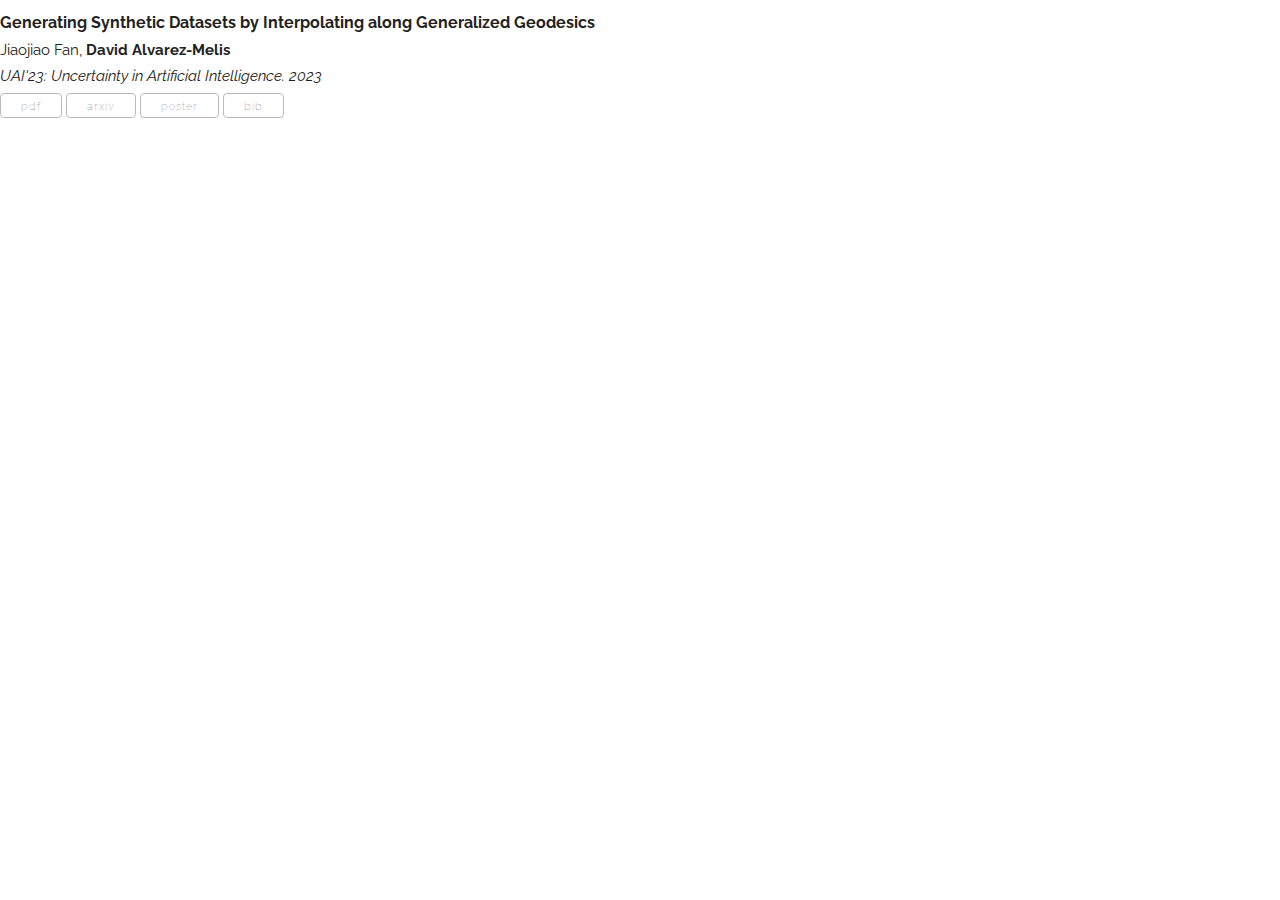
<file: data/papers/geodesic_fjj.html>
<!DOCTYPE html>
<html lang="en">
<head>

  <!-- Basic Page Needs
  –––––––––––––––––––––––––––––––––––––––––––––––––– -->
  <meta charset="utf-8">
  <title>Jiacheng Zhu | Home</title>
  <meta name="description" content="Homepage of Jiacheng Zhu">
  <meta name="author" content="Jiacheng Zhu">

  <!-- Mobile Specific Metas
  –––––––––––––––––––––––––––––––––––––––––––––––––– -->
  <meta name="viewport" content="width=device-width, initial-scale=1">

  <!-- FONT
  –––––––––––––––––––––––––––––––––––––––––––––––––– -->
  <link href='https://fonts.googleapis.com/css?family=Raleway:400,300,600' rel='stylesheet' type='text/css'>

  <!-- CSS
  –––––––––––––––––––––––––––––––––––––––––––––––––– -->
  <link rel="stylesheet" href=/libs/external/skeleton/normalize.css>
  <link rel="stylesheet" href=/libs/external/skeleton/skeleton.css>
  <link rel="stylesheet" href=/libs/custom/my_css.css>

  <!-- JQuery
  –––––––––––––––––––––––––––––––––––––––––––––––––– -->
  <script src=/libs/external/jquery-3.1.1.min.js></script>

  <!-- Font-Awesome
  –––––––––––––––––––––––––––––––––––––––––––––––––– -->
  <link rel="stylesheet" href=/libs/external/font-awesome-4.7.0/css/font-awesome.min.css>

  <!-- Academic-Icons
  –––––––––––––––––––––––––––––––––––––––––––––––––– -->
  <link rel="stylesheet" href=/libs/external/academicons-1.8.6/css/academicons.min.css>


  <!-- Skeleton tabs
  –––––––––––––––––––––––––––––––––––––––––––––––––– -->
  <link rel="stylesheet" href=/libs/external/skeleton_tabs/skeleton-tabs.css>
  <script src=/libs/external/skeleton_tabs/skeleton-tabs.js></script>

  <!-- Timeline
  –––––––––––––––––––––––––––––––––––––––––––––––––– -->
  <link rel="stylesheet" href=/libs/external/timeline.css>

  <!-- Scripts
  –––––––––––––––––––––––––––––––––––––––––––––––––– -->
  <!--<link rel="stylesheet" href=/libs/external/github-prettify-theme.css>-->
  <script src=/libs/custom/my_js.js></script>

  <!-- Favicon
  –––––––––––––––––––––––––––––––––––––––––––––––––– -->
  <link rel="icon" type="image/png" href=/libs/icon.png>
  <link rel="shortcut icon" type="image/png" href=/libs/icon.png>

  <!-- Google Analytics -->
  
  <!-- Global site tag (gtag.js) - Google Analytics -->
<script async src="https://www.googletagmanager.com/gtag/js?id=G-7YM94T4RDX"></script>
<script>
  window.dataLayer = window.dataLayer || [];
  function gtag(){dataLayer.push(arguments);}
  gtag('js', new Date());

  gtag('config', 'G-7YM94T4RDX');
</script>

  

</head>

<span class="anchor" id="GeodInterp"></span>
            <div class="paper">
              <p class="title"><b>Generating Synthetic Datasets by Interpolating along Generalized Geodesics</b></p>
              <p>Jiaojiao Fan, <b>David Alvarez-Melis</b></p>
              <p><i>UAI'23: Uncertainty in Artificial Intelligence. 2023</i></p>

              <!-- This causes the bug where papers appear repeated when selecting all. TODO why?-->
              

              <div class="paper-buttons">
                
                        
                      <!-- External URLS -->
                    
                      <a class="button" href="/assets/publications/2023_gengeod/UAI2023_GenGeod.pdf" target="_blank">pdf</a>
                    

                   <!-- paper has attrib filter -->
                
                    
                      <a class="button" href="https://arxiv.org/abs/2306.06866" target="_blank">arxiv</a>
                    

                   <!-- paper has attrib filter -->         
                        
                      <!-- External URLS -->
                      

                    
                      <a class="button" href="https://www.auai.org/uai2023/posters/236.pdf" target="_blank">poster</a>
                    

                   <!-- paper has attrib filter -->
                
                   <!-- paper has attrib filter -->

                    
                      <a class="button" href="javascript:unhide('bib_selected_GeodInterp');">bib</a>
                    

                   <!-- paper has attrib filter -->
                 <!-- over attribs -->
              </div>

              <!-- Additional hidden containers that should appear after buttons -->
              
              
              
                <div id="bib_selected_GeodInterp" class="hidden">
                  <pre> 
                    @INPROCEEDINGS{fan2023generating,
                    title      = "Generating Synthetic Datasets by Interpolating along
                                    Generalized Geodesics",
                    booktitle  = "Proceedings of the {Thirty-Ninth} Conference on Uncertainty in
                                    Artificial Intelligence",
                    author     = "Fan, Jiaojiao and Alvarez-Melis, David",
                    publisher  = "Proceedings of Machine Learning Research",
                    year       =  2023,
                    conference = "Uncertainty in Artificial Intelligence"
                    }
                    </pre>
                </div>
              
            </div>
</file>
